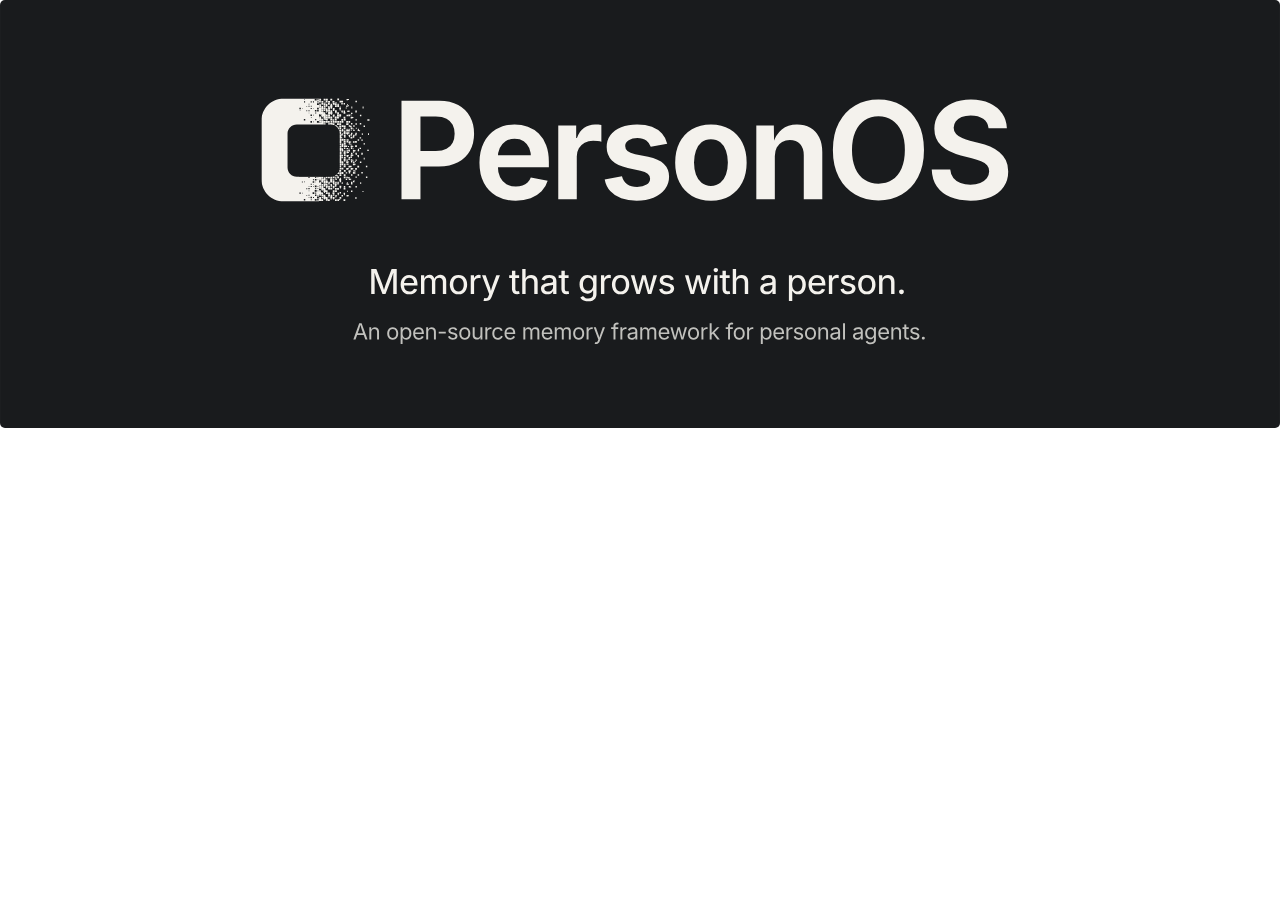
<file: docs/assets/banner/index.html>
<!doctype html>
<html lang="en">
<head>
  <meta charset="utf-8">
  <meta name="viewport" content="width=device-width, initial-scale=1">
  <title>PersonOS cover</title>
  <style>
    body { margin: 0; }
    #banner { display: block; width: 100%; height: auto; }
  </style>
</head>
<body>
  <picture>
    <source media="(max-width: 600px) and (prefers-color-scheme: dark)" srcset="../brand/readme-hero-mobile-dark.svg">
    <source media="(max-width: 600px)" srcset="../brand/readme-hero-mobile.svg">
    <source media="(prefers-color-scheme: dark)" srcset="../brand/readme-hero-dark.svg">
    <img id="banner" src="../brand/readme-hero.svg" alt="PersonOS — Long-term memory for personal agents">
  </picture>
</body>
</html>
</file>
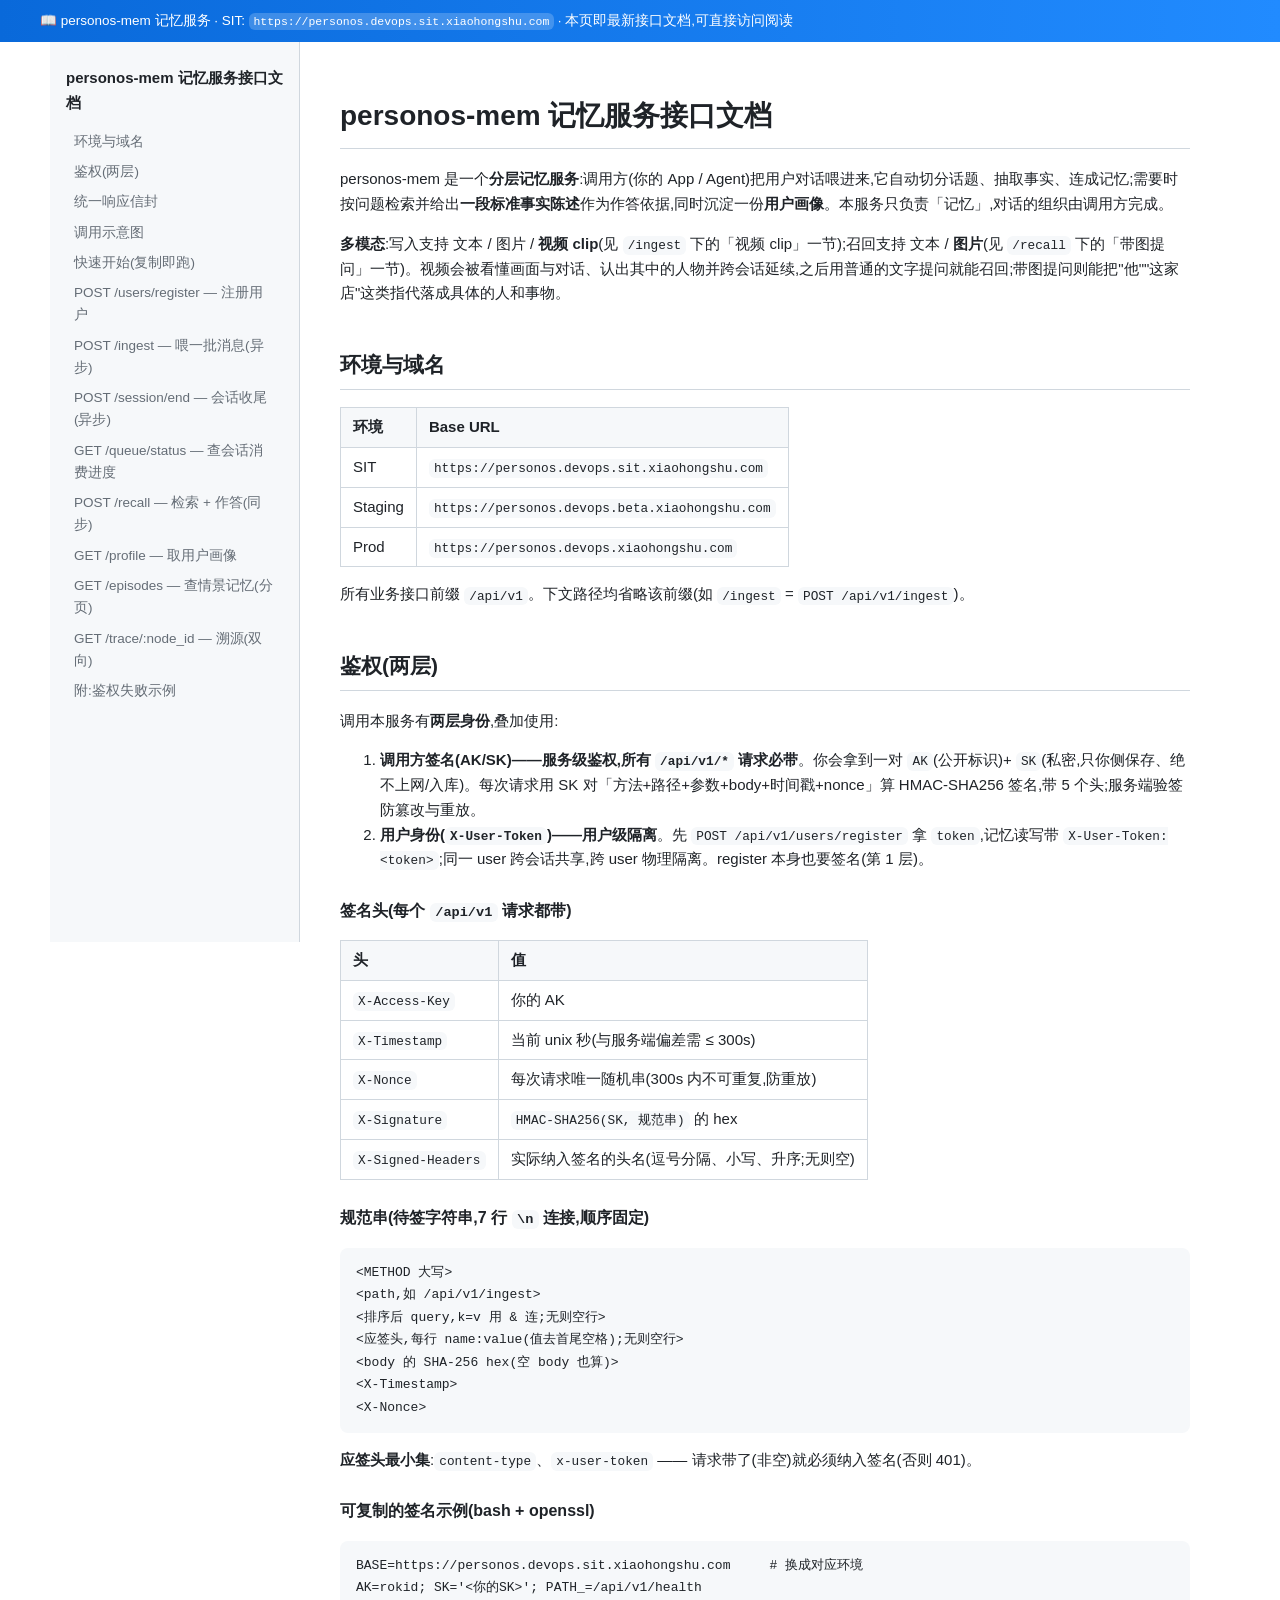
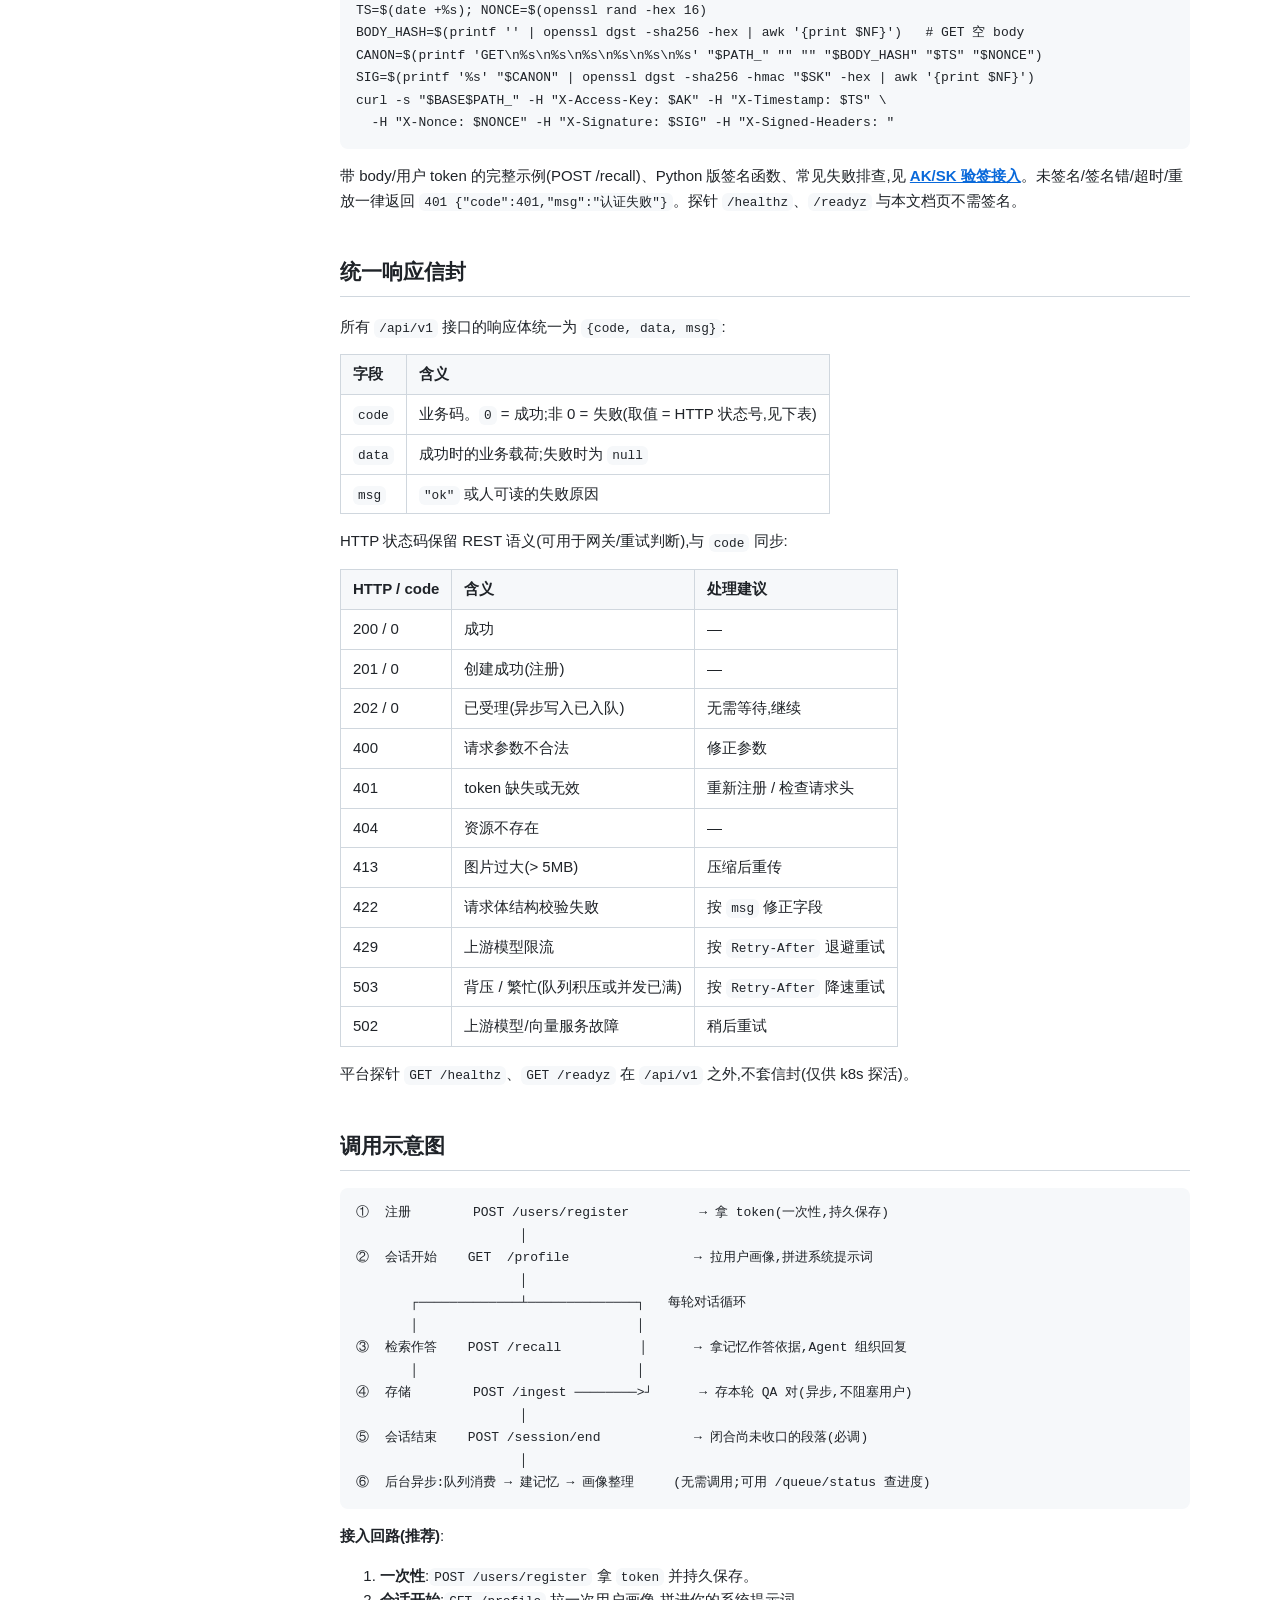
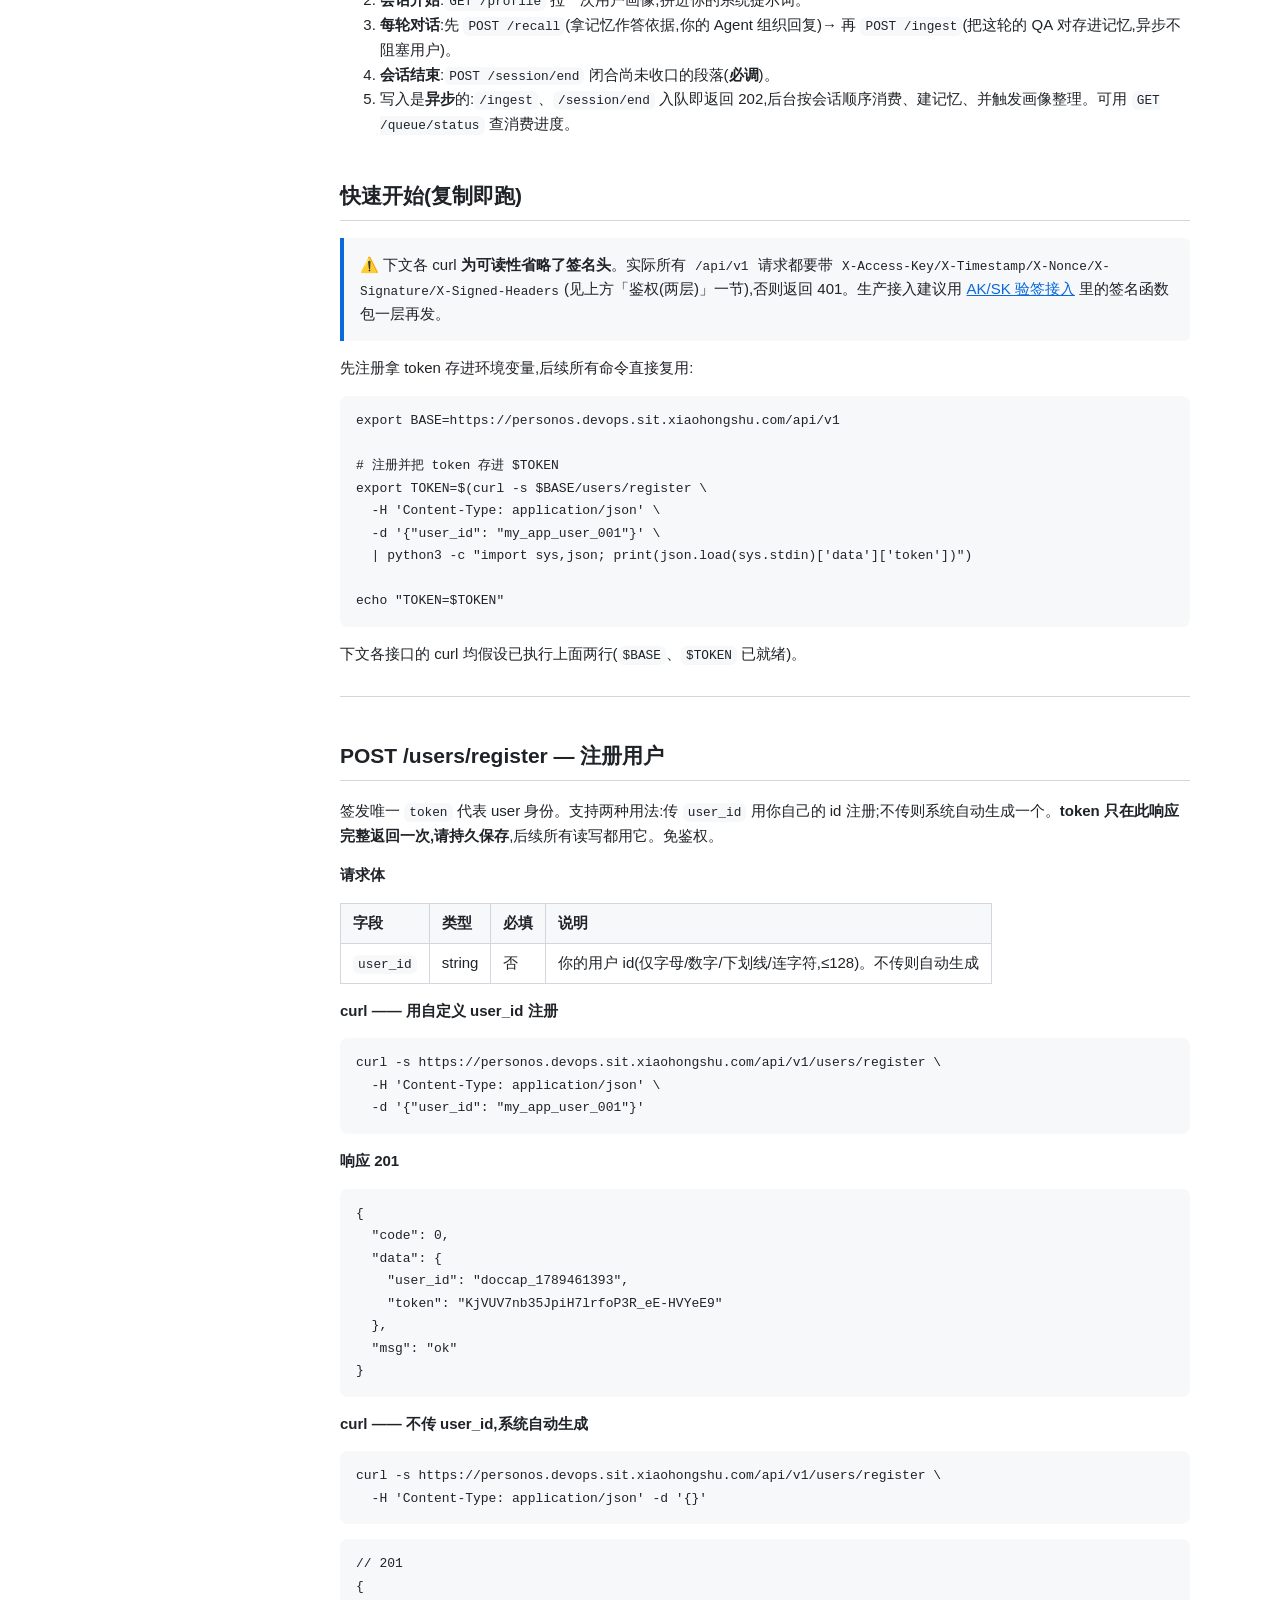
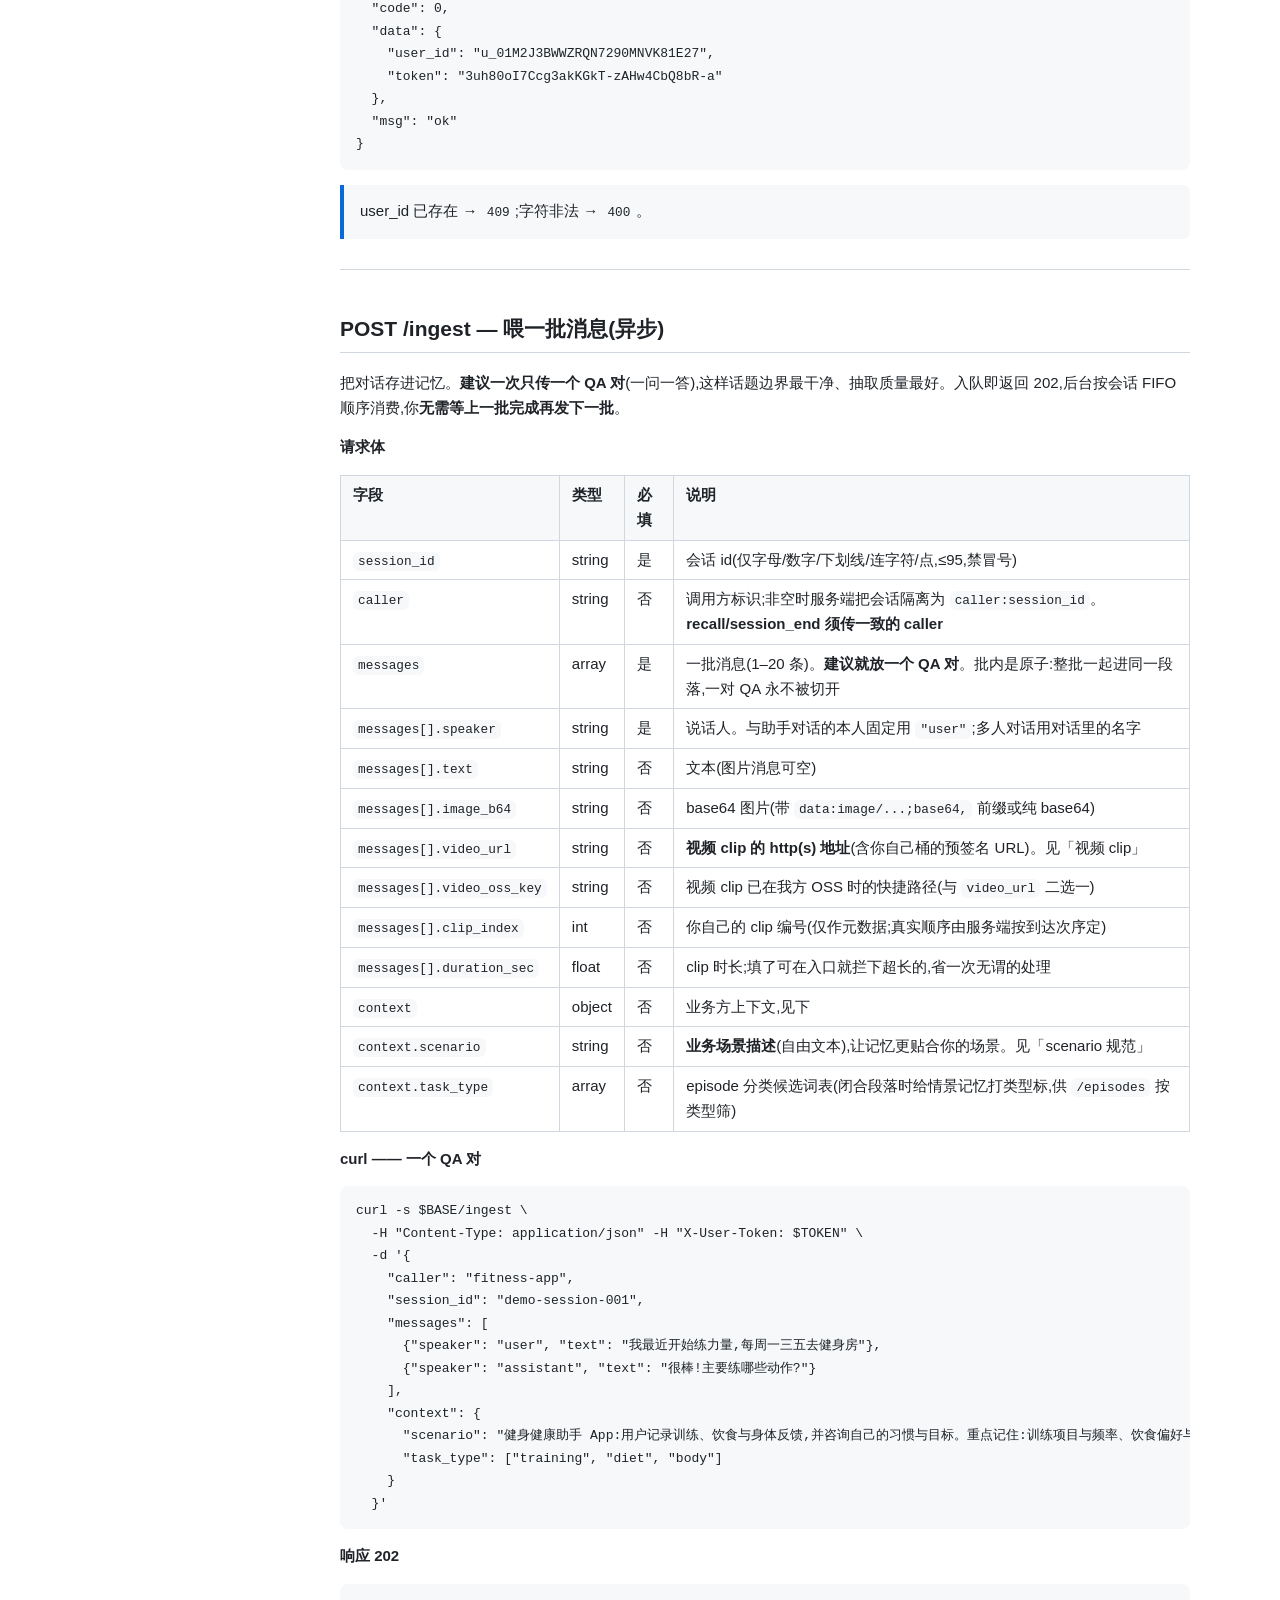
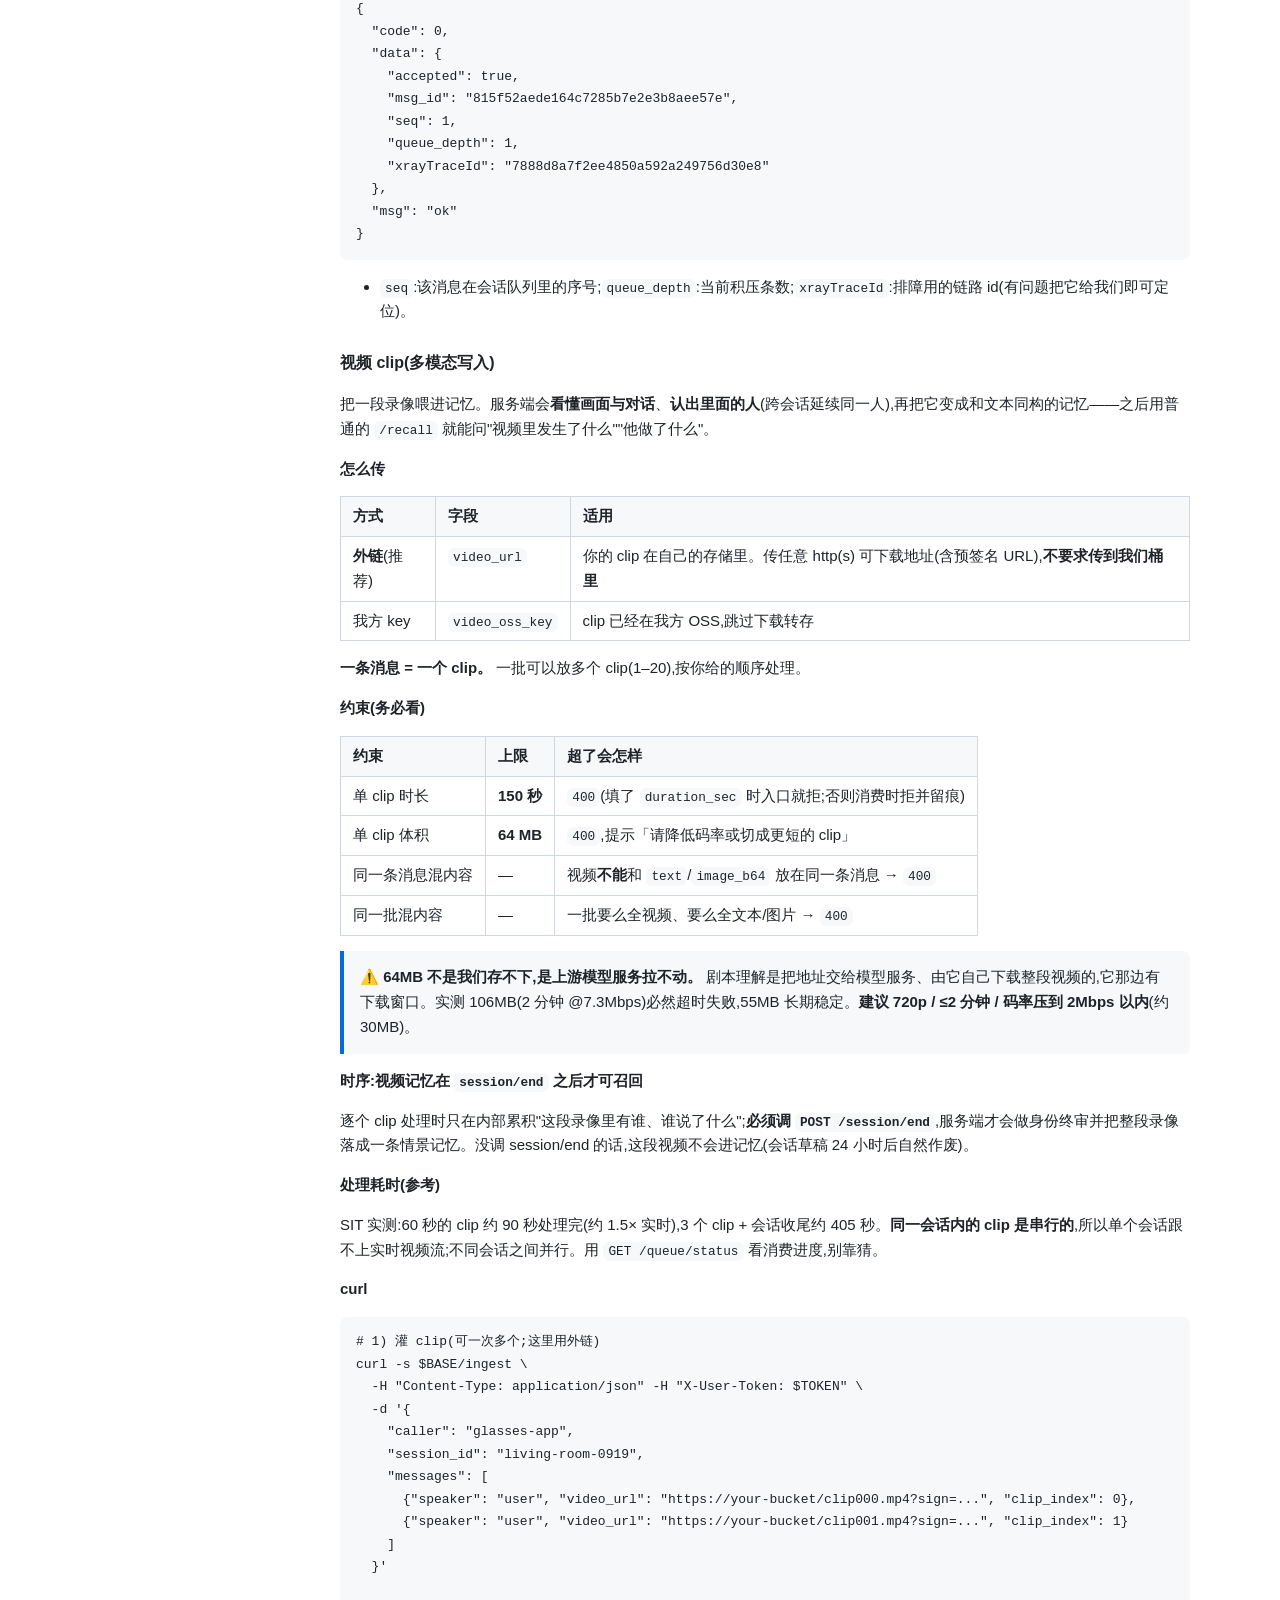
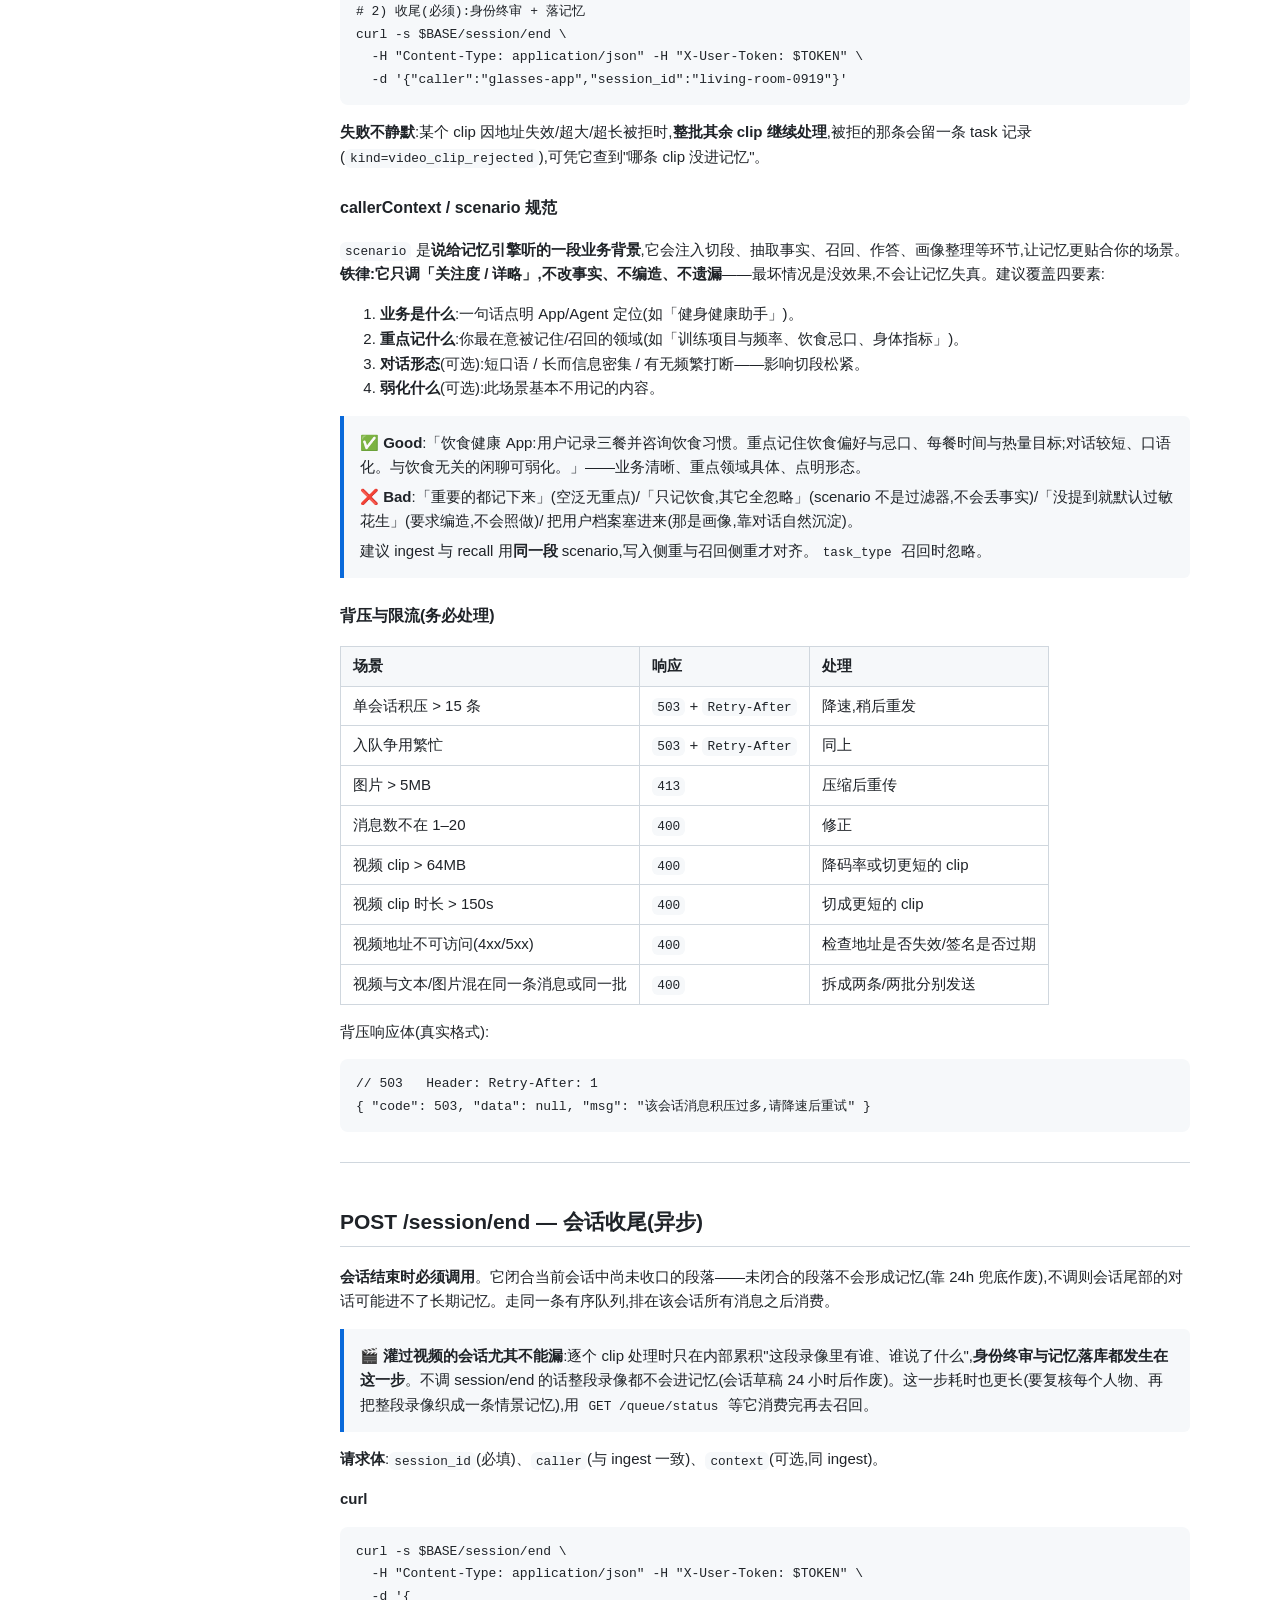
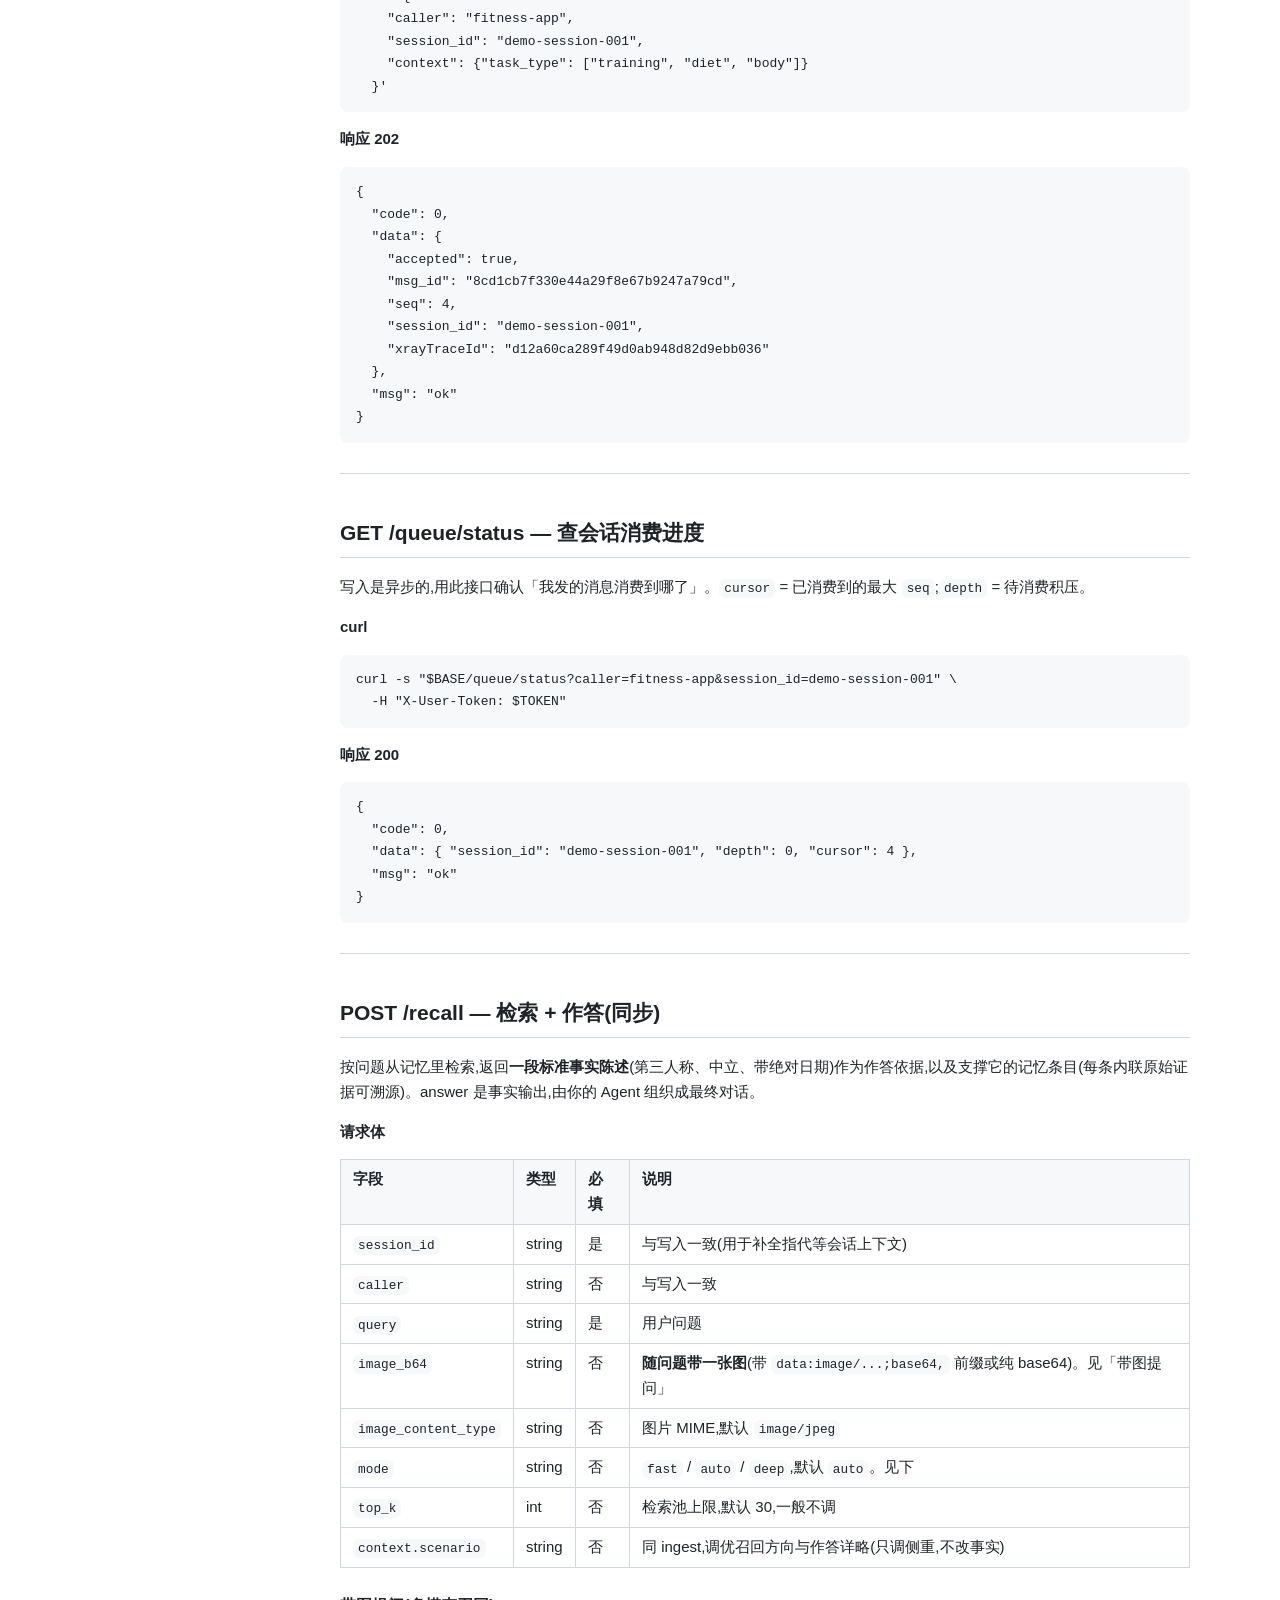
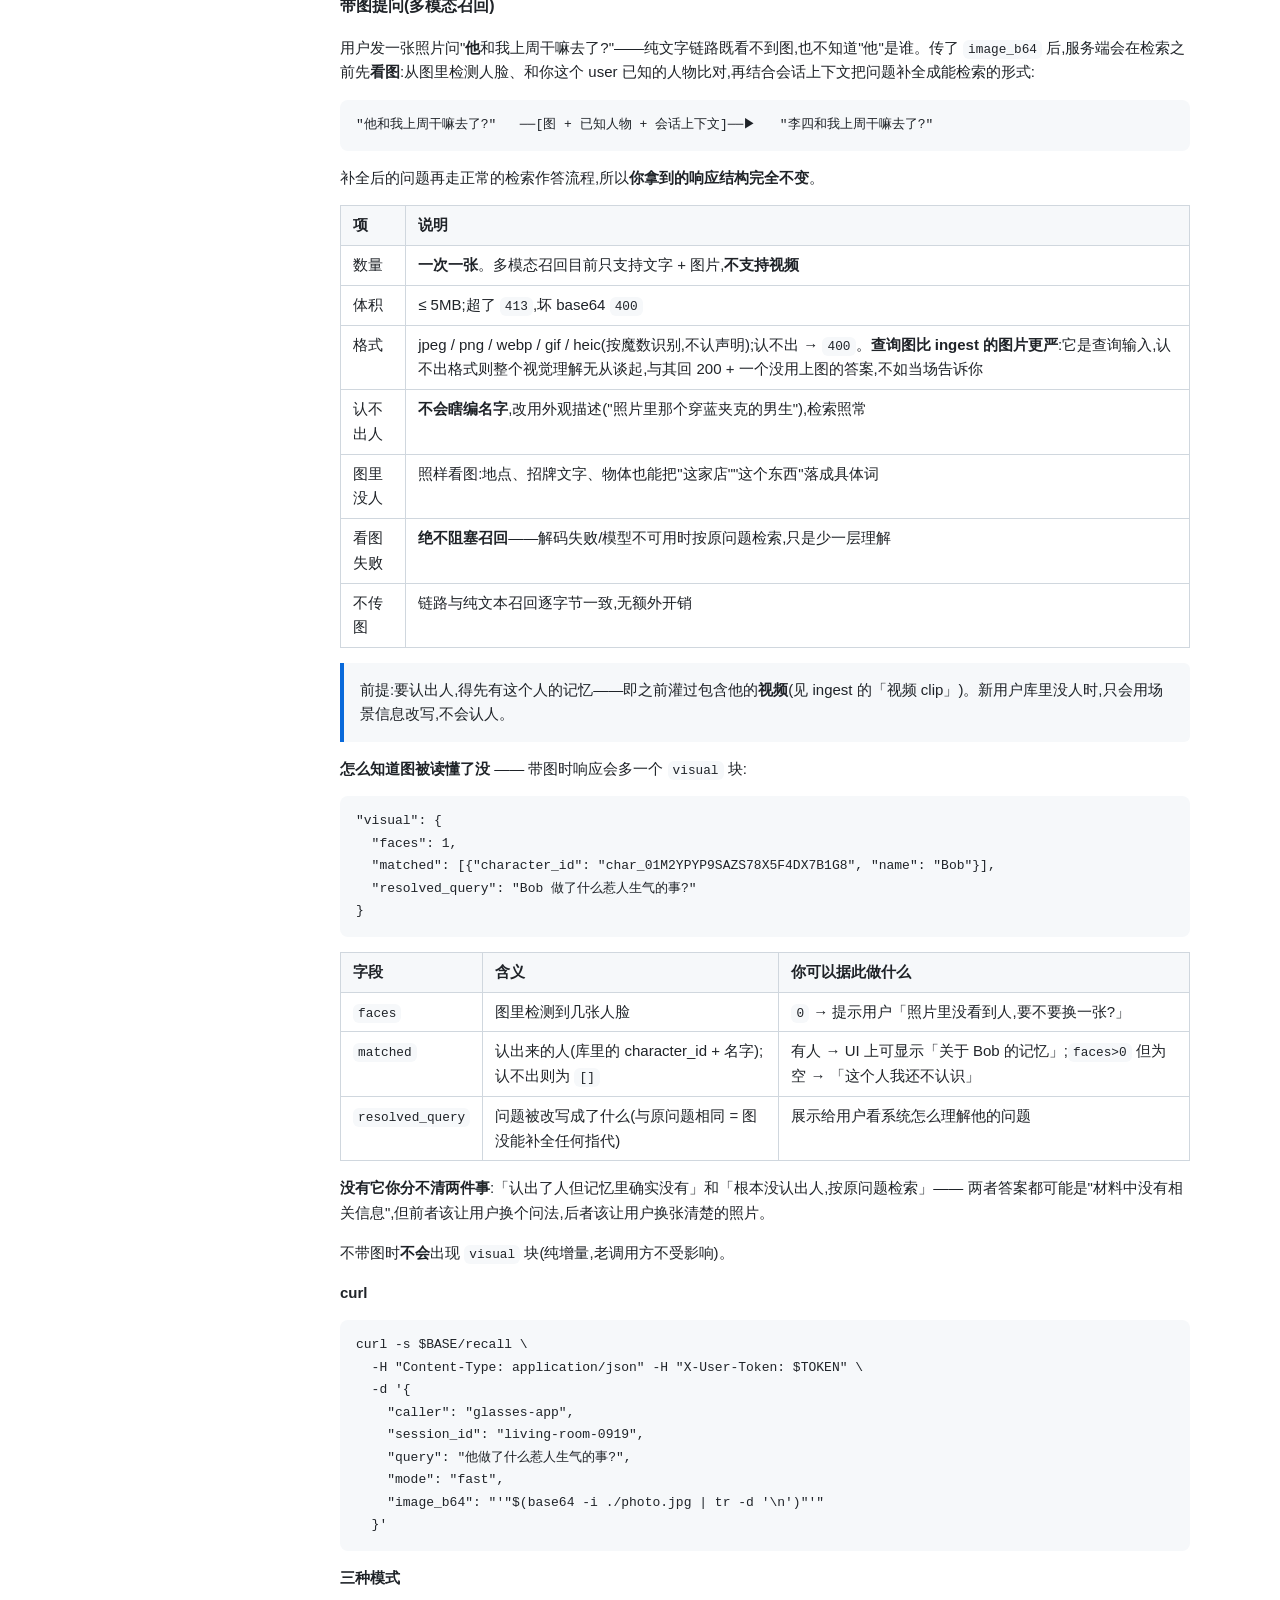
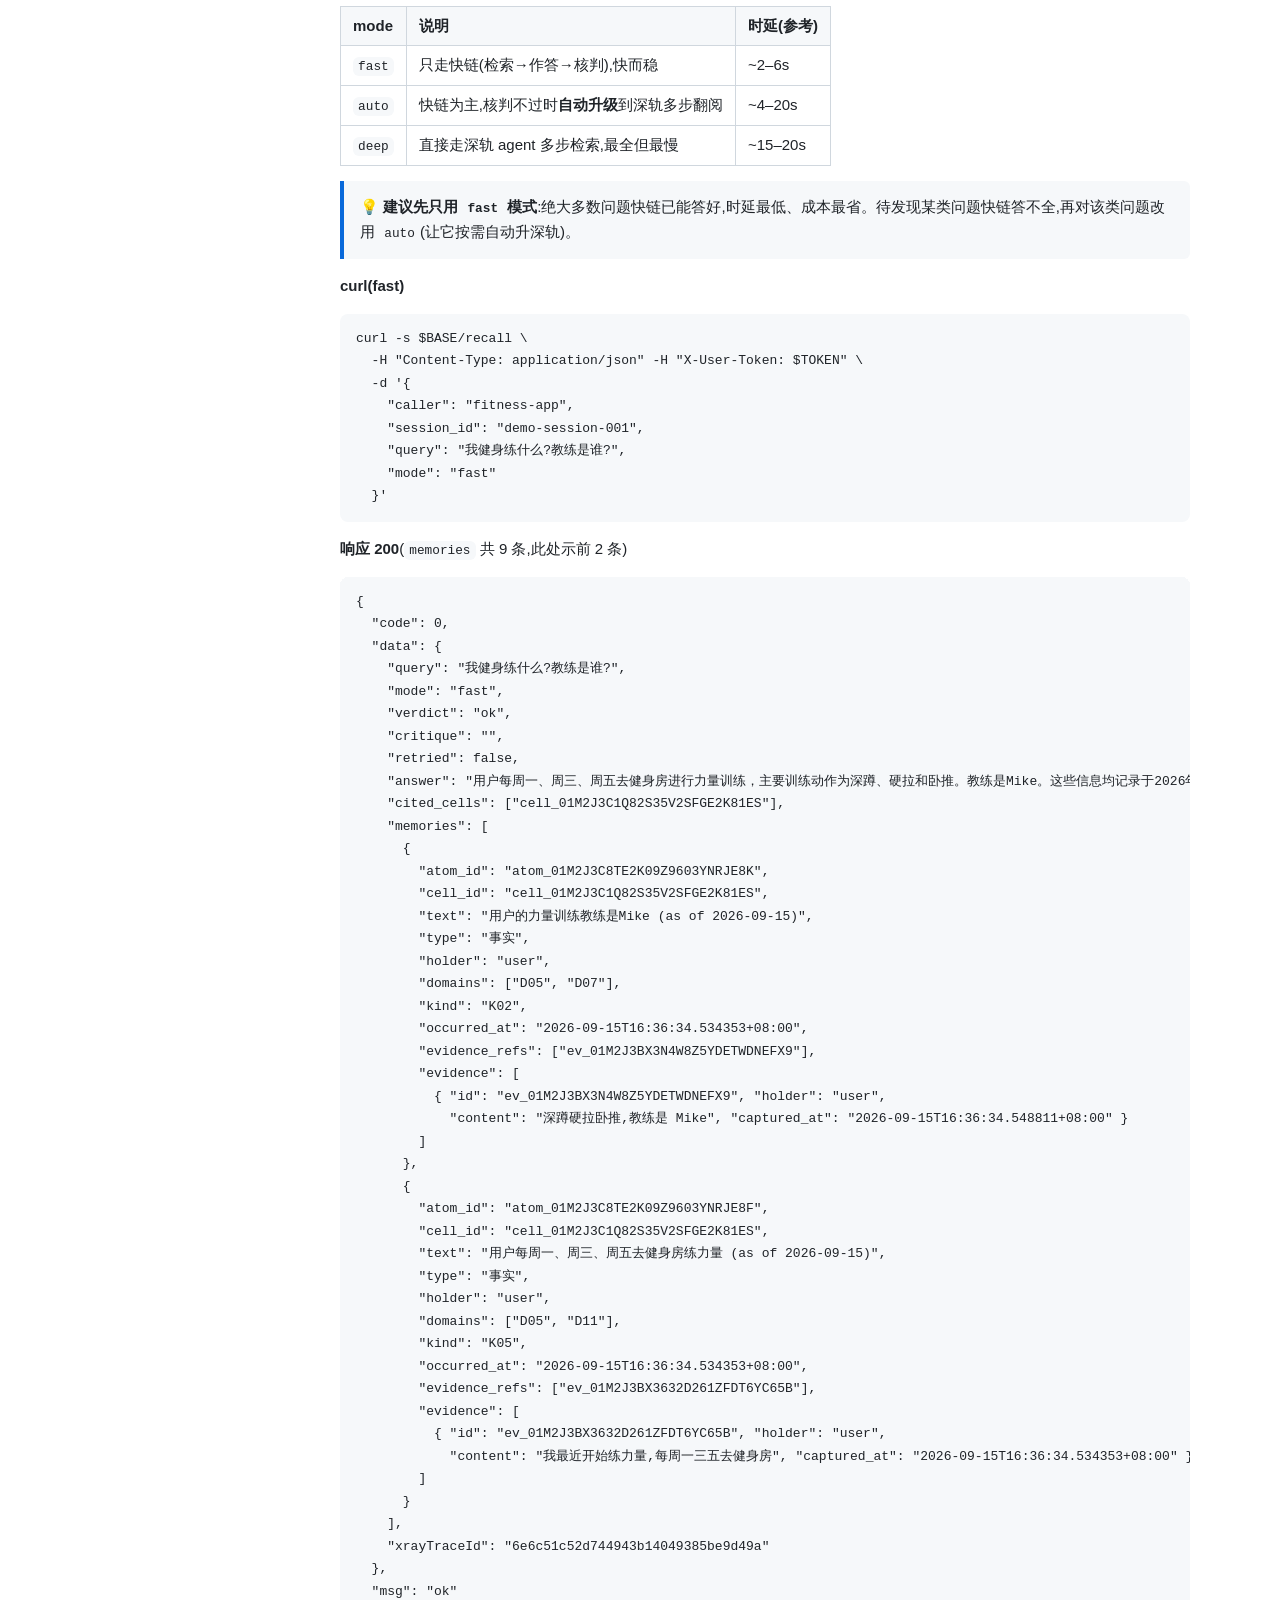
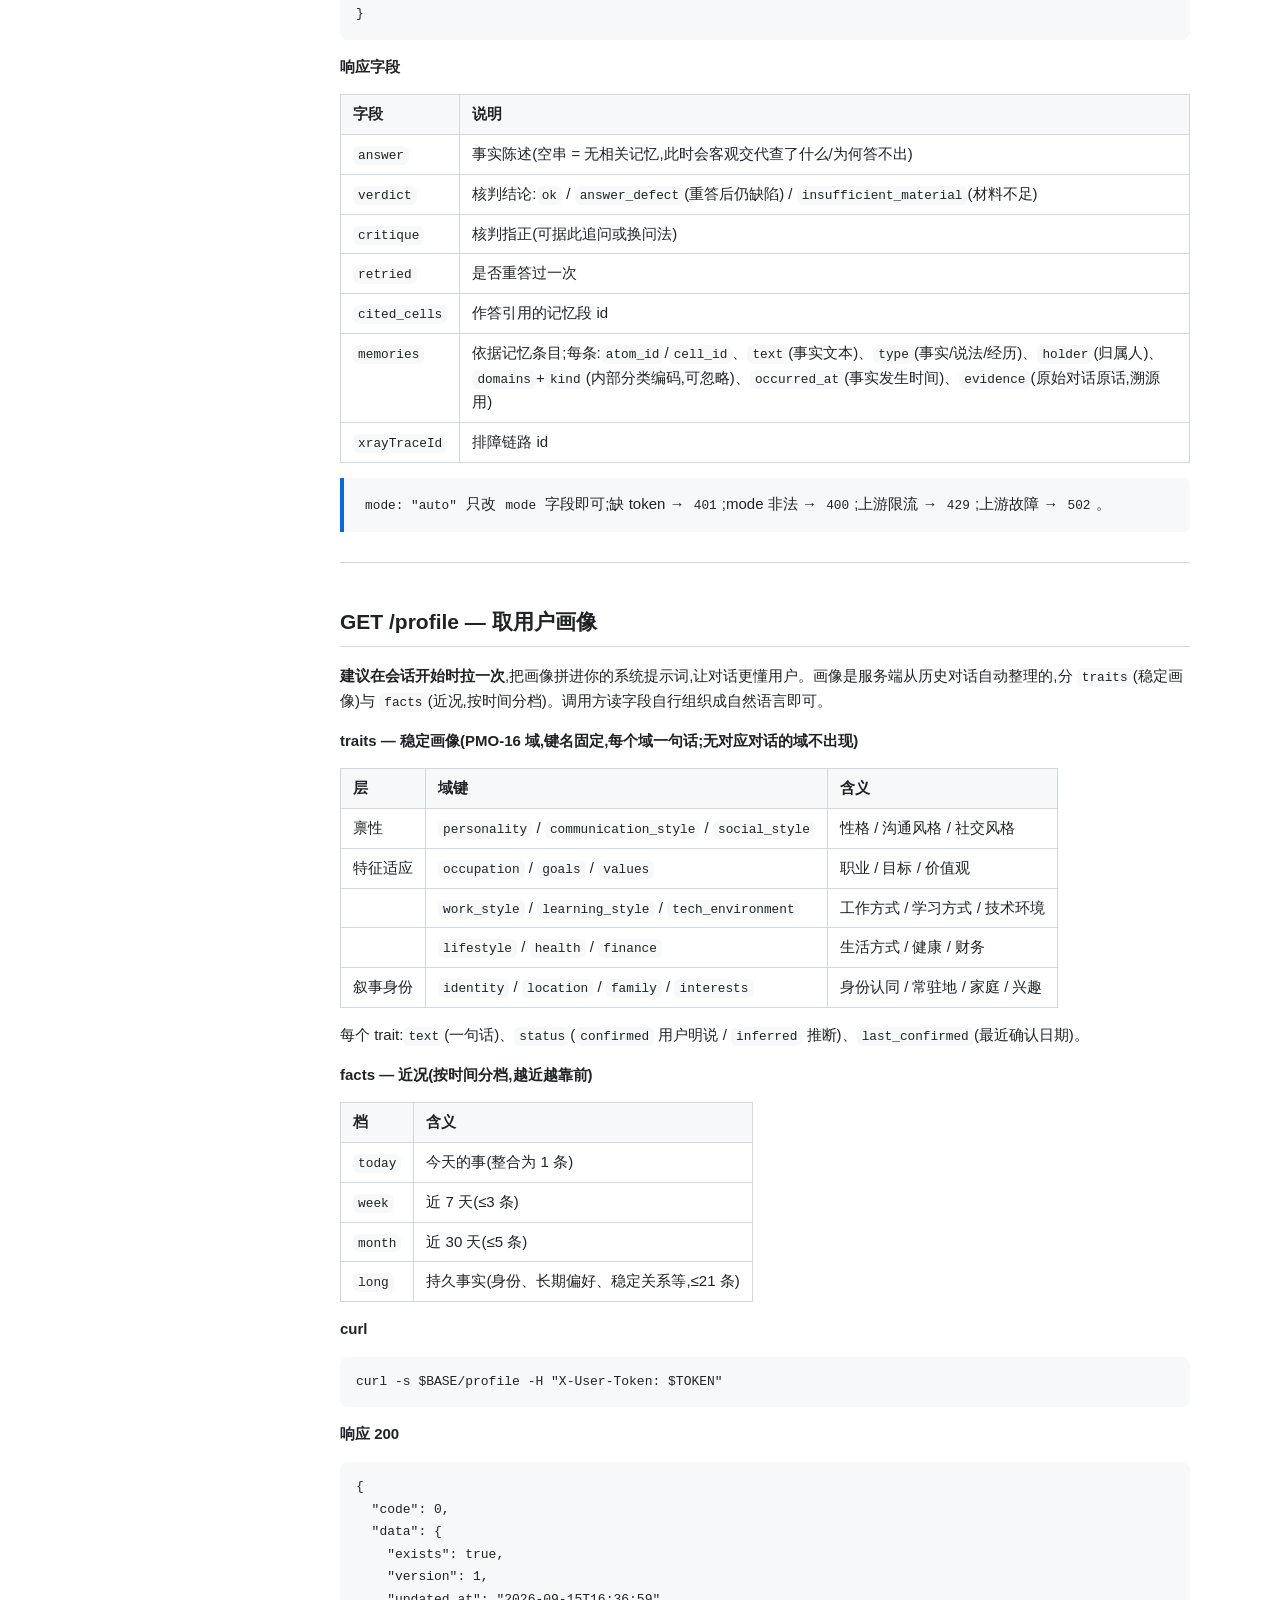
<file: personos/app/api_doc.html>
<!DOCTYPE html>
<html lang="zh-CN">
<head>
<meta charset="utf-8">
<meta name="viewport" content="width=device-width, initial-scale=1">
<title>personos-mem 记忆服务接口文档</title>
<style>
  :root { --fg:#1f2328; --muted:#656d76; --border:#d0d7de; --bg:#fff;
           --code-bg:#f6f8fa; --accent:#0969da; --sidebar:#f6f8fa; }
  * { box-sizing:border-box; }
  body { margin:0; color:var(--fg); background:var(--bg);
    font-family:-apple-system,BlinkMacSystemFont,"Segoe UI","PingFang SC","Hiragino Sans GB","Microsoft YaHei",sans-serif;
    line-height:1.65; font-size:15px; }
  .layout { display:flex; max-width:1180px; margin:0 auto; }
  nav.toc { width:250px; flex:none; padding:24px 16px; border-right:1px solid var(--border);
    height:100vh; position:sticky; top:0; overflow-y:auto; background:var(--sidebar); font-size:13.5px; }
  nav.toc .brand { font-weight:700; font-size:15px; margin-bottom:12px; color:var(--fg); }
  nav.toc ul { list-style:none; padding-left:0; margin:0; }
  nav.toc li { margin:2px 0; }
  nav.toc a { color:var(--muted); text-decoration:none; display:block; padding:3px 8px; border-radius:6px; }
  nav.toc a:hover { background:#eaeef2; color:var(--fg); }
  main { flex:1; min-width:0; padding:32px 40px 80px; }
  main h1 { font-size:28px; padding-bottom:.3em; border-bottom:1px solid var(--border); }
  main h2 { font-size:21px; margin-top:2em; padding-bottom:.3em; border-bottom:1px solid var(--border); scroll-margin-top:16px; }
  main h3 { font-size:16px; margin-top:1.6em; }
  code { background:var(--code-bg); padding:.15em .4em; border-radius:6px; font-size:85%;
    font-family:ui-monospace,SFMono-Regular,"SF Mono",Menlo,Consolas,monospace; }
  pre { background:var(--code-bg); padding:14px 16px; border-radius:8px; overflow-x:auto; line-height:1.5; }
  pre code { background:none; padding:0; font-size:13px; }
  table { border-collapse:collapse; width:100%; margin:1em 0; display:block; overflow-x:auto; }
  th,td { border:1px solid var(--border); padding:7px 12px; text-align:left; vertical-align:top; }
  th { background:var(--code-bg); font-weight:600; }
  blockquote { margin:1em 0; padding:10px 16px; border-left:4px solid var(--accent);
    background:#f6f8fa; border-radius:0 6px 6px 0; color:var(--fg); }
  blockquote p { margin:.3em 0; }
  a { color:var(--accent); }
  hr { border:none; border-top:1px solid var(--border); margin:2em 0; }
  .banner { background:linear-gradient(90deg,#0969da,#218bff); color:#fff; padding:10px 40px; font-size:13.5px; }
  .banner code { background:rgba(255,255,255,.2); color:#fff; }
  @media (max-width:820px) { nav.toc { display:none; } main { padding:20px; } }
</style>
</head>
<body>
<div class="banner">📖 personos-mem 记忆服务 · SIT: <code>https://personos.devops.sit.xiaohongshu.com</code> · 本页即最新接口文档,可直接访问阅读</div>
<div class="layout">
<nav class="toc"><div class="brand">personos-mem 记忆服务接口文档</div><div class="toc">
<ul>
<li><a href="#_1">环境与域名</a></li>
<li><a href="#_2">鉴权(两层)</a></li>
<li><a href="#_3">统一响应信封</a></li>
<li><a href="#_4">调用示意图</a></li>
<li><a href="#_5">快速开始(复制即跑)</a></li>
<li><a href="#post-usersregister">POST /users/register — 注册用户</a></li>
<li><a href="#post-ingest">POST /ingest — 喂一批消息(异步)</a></li>
<li><a href="#post-sessionend">POST /session/end — 会话收尾(异步)</a></li>
<li><a href="#get-queuestatus">GET /queue/status — 查会话消费进度</a></li>
<li><a href="#post-recall">POST /recall — 检索 + 作答(同步)</a></li>
<li><a href="#get-profile">GET /profile — 取用户画像</a></li>
<li><a href="#get-episodes">GET /episodes — 查情景记忆(分页)</a></li>
<li><a href="#get-tracenode_id">GET /trace/:node_id — 溯源(双向)</a></li>
<li><a href="#_8">附:鉴权失败示例</a></li>
</ul>
</div>
</nav>
<main><h1 id="personos-mem">personos-mem 记忆服务接口文档</h1>
<p>personos-mem 是一个<strong>分层记忆服务</strong>:调用方(你的 App / Agent)把用户对话喂进来,它自动切分话题、抽取事实、连成记忆;需要时按问题检索并给出<strong>一段标准事实陈述</strong>作为作答依据,同时沉淀一份<strong>用户画像</strong>。本服务只负责「记忆」,对话的组织由调用方完成。</p>
<p><strong>多模态</strong>:写入支持 文本 / 图片 / <strong>视频 clip</strong>(见 <code>/ingest</code> 下的「视频 clip」一节);召回支持 文本 / <strong>图片</strong>(见 <code>/recall</code> 下的「带图提问」一节)。视频会被看懂画面与对话、认出其中的人物并跨会话延续,之后用普通的文字提问就能召回;带图提问则能把"他""这家店"这类指代落成具体的人和事物。</p>
<h2 id="_1">环境与域名</h2>
<table>
<thead>
<tr>
<th>环境</th>
<th>Base URL</th>
</tr>
</thead>
<tbody>
<tr>
<td>SIT</td>
<td><code>https://personos.devops.sit.xiaohongshu.com</code></td>
</tr>
<tr>
<td>Staging</td>
<td><code>https://personos.devops.beta.xiaohongshu.com</code></td>
</tr>
<tr>
<td>Prod</td>
<td><code>https://personos.devops.xiaohongshu.com</code></td>
</tr>
</tbody>
</table>
<p>所有业务接口前缀 <code>/api/v1</code>。下文路径均省略该前缀(如 <code>/ingest</code> = <code>POST /api/v1/ingest</code>)。</p>
<h2 id="_2">鉴权(两层)</h2>
<p>调用本服务有<strong>两层身份</strong>,叠加使用:</p>
<ol>
<li><strong>调用方签名(AK/SK)——服务级鉴权,所有 <code>/api/v1/*</code> 请求必带</strong>。你会拿到一对 <code>AK</code>(公开标识)+ <code>SK</code>(私密,只你侧保存、绝不上网/入库)。每次请求用 SK 对「方法+路径+参数+body+时间戳+nonce」算 HMAC-SHA256 签名,带 5 个头;服务端验签防篡改与重放。</li>
<li><strong>用户身份(<code>X-User-Token</code>)——用户级隔离</strong>。先 <code>POST /api/v1/users/register</code> 拿 <code>token</code>,记忆读写带 <code>X-User-Token: &lt;token&gt;</code>;同一 user 跨会话共享,跨 user 物理隔离。register 本身也要签名(第 1 层)。</li>
</ol>
<h3 id="apiv1">签名头(每个 <code>/api/v1</code> 请求都带)</h3>
<table>
<thead>
<tr>
<th>头</th>
<th>值</th>
</tr>
</thead>
<tbody>
<tr>
<td><code>X-Access-Key</code></td>
<td>你的 AK</td>
</tr>
<tr>
<td><code>X-Timestamp</code></td>
<td>当前 unix 秒(与服务端偏差需 ≤ 300s)</td>
</tr>
<tr>
<td><code>X-Nonce</code></td>
<td>每次请求唯一随机串(300s 内不可重复,防重放)</td>
</tr>
<tr>
<td><code>X-Signature</code></td>
<td><code>HMAC-SHA256(SK, 规范串)</code> 的 hex</td>
</tr>
<tr>
<td><code>X-Signed-Headers</code></td>
<td>实际纳入签名的头名(逗号分隔、小写、升序;无则空)</td>
</tr>
</tbody>
</table>
<h3 id="7-n">规范串(待签字符串,7 行 <code>\n</code> 连接,顺序固定)</h3>
<pre><code>&lt;METHOD 大写&gt;
&lt;path,如 /api/v1/ingest&gt;
&lt;排序后 query,k=v 用 &amp; 连;无则空行&gt;
&lt;应签头,每行 name:value(值去首尾空格);无则空行&gt;
&lt;body 的 SHA-256 hex(空 body 也算)&gt;
&lt;X-Timestamp&gt;
&lt;X-Nonce&gt;
</code></pre>
<p><strong>应签头最小集</strong>:<code>content-type</code>、<code>x-user-token</code> —— 请求带了(非空)就必须纳入签名(否则 401)。</p>
<h3 id="bash-openssl">可复制的签名示例(bash + openssl)</h3>
<pre><code class="language-bash">BASE=https://personos.devops.sit.xiaohongshu.com     # 换成对应环境
AK=rokid; SK='&lt;你的SK&gt;'; PATH_=/api/v1/health
TS=$(date +%s); NONCE=$(openssl rand -hex 16)
BODY_HASH=$(printf '' | openssl dgst -sha256 -hex | awk '{print $NF}')   # GET 空 body
CANON=$(printf 'GET\n%s\n%s\n%s\n%s\n%s\n%s' &quot;$PATH_&quot; &quot;&quot; &quot;&quot; &quot;$BODY_HASH&quot; &quot;$TS&quot; &quot;$NONCE&quot;)
SIG=$(printf '%s' &quot;$CANON&quot; | openssl dgst -sha256 -hmac &quot;$SK&quot; -hex | awk '{print $NF}')
curl -s &quot;$BASE$PATH_&quot; -H &quot;X-Access-Key: $AK&quot; -H &quot;X-Timestamp: $TS&quot; \
  -H &quot;X-Nonce: $NONCE&quot; -H &quot;X-Signature: $SIG&quot; -H &quot;X-Signed-Headers: &quot;
</code></pre>
<p>带 body/用户 token 的完整示例(POST /recall)、Python 版签名函数、常见失败排查,见 <strong><a href="aksk-signing.md">AK/SK 验签接入</a></strong>。未签名/签名错/超时/重放一律返回 <code>401 {"code":401,"msg":"认证失败"}</code>。探针 <code>/healthz</code>、<code>/readyz</code> 与本文档页不需签名。</p>
<h2 id="_3">统一响应信封</h2>
<p>所有 <code>/api/v1</code> 接口的响应体统一为 <code>{code, data, msg}</code>:</p>
<table>
<thead>
<tr>
<th>字段</th>
<th>含义</th>
</tr>
</thead>
<tbody>
<tr>
<td><code>code</code></td>
<td>业务码。<code>0</code> = 成功;非 0 = 失败(取值 = HTTP 状态号,见下表)</td>
</tr>
<tr>
<td><code>data</code></td>
<td>成功时的业务载荷;失败时为 <code>null</code></td>
</tr>
<tr>
<td><code>msg</code></td>
<td><code>"ok"</code> 或人可读的失败原因</td>
</tr>
</tbody>
</table>
<p>HTTP 状态码保留 REST 语义(可用于网关/重试判断),与 <code>code</code> 同步:</p>
<table>
<thead>
<tr>
<th>HTTP / code</th>
<th>含义</th>
<th>处理建议</th>
</tr>
</thead>
<tbody>
<tr>
<td>200 / 0</td>
<td>成功</td>
<td>—</td>
</tr>
<tr>
<td>201 / 0</td>
<td>创建成功(注册)</td>
<td>—</td>
</tr>
<tr>
<td>202 / 0</td>
<td>已受理(异步写入已入队)</td>
<td>无需等待,继续</td>
</tr>
<tr>
<td>400</td>
<td>请求参数不合法</td>
<td>修正参数</td>
</tr>
<tr>
<td>401</td>
<td>token 缺失或无效</td>
<td>重新注册 / 检查请求头</td>
</tr>
<tr>
<td>404</td>
<td>资源不存在</td>
<td>—</td>
</tr>
<tr>
<td>413</td>
<td>图片过大(&gt; 5MB)</td>
<td>压缩后重传</td>
</tr>
<tr>
<td>422</td>
<td>请求体结构校验失败</td>
<td>按 <code>msg</code> 修正字段</td>
</tr>
<tr>
<td>429</td>
<td>上游模型限流</td>
<td>按 <code>Retry-After</code> 退避重试</td>
</tr>
<tr>
<td>503</td>
<td>背压 / 繁忙(队列积压或并发已满)</td>
<td>按 <code>Retry-After</code> 降速重试</td>
</tr>
<tr>
<td>502</td>
<td>上游模型/向量服务故障</td>
<td>稍后重试</td>
</tr>
</tbody>
</table>
<p>平台探针 <code>GET /healthz</code>、<code>GET /readyz</code> 在 <code>/api/v1</code> 之外,不套信封(仅供 k8s 探活)。</p>
<h2 id="_4">调用示意图</h2>
<pre><code class="language-text">①  注册        POST /users/register         → 拿 token(一次性,持久保存)
                     │
②  会话开始    GET  /profile                → 拉用户画像,拼进系统提示词
                     │
       ┌─────────────┴──────────────┐   每轮对话循环
       │                            │
③  检索作答    POST /recall          │      → 拿记忆作答依据,Agent 组织回复
       │                            │
④  存储        POST /ingest ────────&gt;┘      → 存本轮 QA 对(异步,不阻塞用户)
                     │
⑤  会话结束    POST /session/end            → 闭合尚未收口的段落(必调)
                     │
⑥  后台异步:队列消费 → 建记忆 → 画像整理     (无需调用;可用 /queue/status 查进度)
</code></pre>
<p><strong>接入回路(推荐)</strong>:</p>
<ol>
<li><strong>一次性</strong>:<code>POST /users/register</code> 拿 <code>token</code> 并持久保存。</li>
<li><strong>会话开始</strong>:<code>GET /profile</code> 拉一次用户画像,拼进你的系统提示词。</li>
<li><strong>每轮对话</strong>:先 <code>POST /recall</code>(拿记忆作答依据,你的 Agent 组织回复)→ 再 <code>POST /ingest</code>(把这轮的 QA 对存进记忆,异步不阻塞用户)。</li>
<li><strong>会话结束</strong>:<code>POST /session/end</code> 闭合尚未收口的段落(<strong>必调</strong>)。</li>
<li>写入是<strong>异步</strong>的:<code>/ingest</code>、<code>/session/end</code> 入队即返回 202,后台按会话顺序消费、建记忆、并触发画像整理。可用 <code>GET /queue/status</code> 查消费进度。</li>
</ol>
<h2 id="_5">快速开始(复制即跑)</h2>
<blockquote>
<p>⚠️ 下文各 curl <strong>为可读性省略了签名头</strong>。实际所有 <code>/api/v1</code> 请求都要带 <code>X-Access-Key/X-Timestamp/X-Nonce/X-Signature/X-Signed-Headers</code>(见上方「鉴权(两层)」一节),否则返回 401。生产接入建议用 <a href="aksk-signing.md">AK/SK 验签接入</a> 里的签名函数包一层再发。</p>
</blockquote>
<p>先注册拿 token 存进环境变量,后续所有命令直接复用:</p>
<pre><code class="language-bash">export BASE=https://personos.devops.sit.xiaohongshu.com/api/v1

# 注册并把 token 存进 $TOKEN
export TOKEN=$(curl -s $BASE/users/register \
  -H 'Content-Type: application/json' \
  -d '{&quot;user_id&quot;: &quot;my_app_user_001&quot;}' \
  | python3 -c &quot;import sys,json; print(json.load(sys.stdin)['data']['token'])&quot;)

echo &quot;TOKEN=$TOKEN&quot;
</code></pre>
<p>下文各接口的 curl 均假设已执行上面两行(<code>$BASE</code>、<code>$TOKEN</code> 已就绪)。</p>
<hr />
<h2 id="post-usersregister">POST /users/register — 注册用户</h2>
<p>签发唯一 <code>token</code> 代表 user 身份。支持两种用法:传 <code>user_id</code> 用你自己的 id 注册;不传则系统自动生成一个。<strong>token 只在此响应完整返回一次,请持久保存</strong>,后续所有读写都用它。免鉴权。</p>
<p><strong>请求体</strong></p>
<table>
<thead>
<tr>
<th>字段</th>
<th>类型</th>
<th>必填</th>
<th>说明</th>
</tr>
</thead>
<tbody>
<tr>
<td><code>user_id</code></td>
<td>string</td>
<td>否</td>
<td>你的用户 id(仅字母/数字/下划线/连字符,≤128)。不传则自动生成</td>
</tr>
</tbody>
</table>
<p><strong>curl —— 用自定义 user_id 注册</strong></p>
<pre><code class="language-bash">curl -s https://personos.devops.sit.xiaohongshu.com/api/v1/users/register \
  -H 'Content-Type: application/json' \
  -d '{&quot;user_id&quot;: &quot;my_app_user_001&quot;}'
</code></pre>
<p><strong>响应 201</strong></p>
<pre><code class="language-json">{
  &quot;code&quot;: 0,
  &quot;data&quot;: {
    &quot;user_id&quot;: &quot;doccap_1789461393&quot;,
    &quot;token&quot;: &quot;KjVUV7nb35JpiH7lrfoP3R_eE-HVYeE9&quot;
  },
  &quot;msg&quot;: &quot;ok&quot;
}
</code></pre>
<p><strong>curl —— 不传 user_id,系统自动生成</strong></p>
<pre><code class="language-bash">curl -s https://personos.devops.sit.xiaohongshu.com/api/v1/users/register \
  -H 'Content-Type: application/json' -d '{}'
</code></pre>
<pre><code class="language-json">// 201
{
  &quot;code&quot;: 0,
  &quot;data&quot;: {
    &quot;user_id&quot;: &quot;u_01M2J3BWWZRQN7290MNVK81E27&quot;,
    &quot;token&quot;: &quot;3uh80oI7Ccg3akKGkT-zAHw4CbQ8bR-a&quot;
  },
  &quot;msg&quot;: &quot;ok&quot;
}
</code></pre>
<blockquote>
<p>user_id 已存在 → <code>409</code>;字符非法 → <code>400</code>。</p>
</blockquote>
<hr />
<h2 id="post-ingest">POST /ingest — 喂一批消息(异步)</h2>
<p>把对话存进记忆。<strong>建议一次只传一个 QA 对</strong>(一问一答),这样话题边界最干净、抽取质量最好。入队即返回 202,后台按会话 FIFO 顺序消费,你<strong>无需等上一批完成再发下一批</strong>。</p>
<p><strong>请求体</strong></p>
<table>
<thead>
<tr>
<th>字段</th>
<th>类型</th>
<th>必填</th>
<th>说明</th>
</tr>
</thead>
<tbody>
<tr>
<td><code>session_id</code></td>
<td>string</td>
<td>是</td>
<td>会话 id(仅字母/数字/下划线/连字符/点,≤95,禁冒号)</td>
</tr>
<tr>
<td><code>caller</code></td>
<td>string</td>
<td>否</td>
<td>调用方标识;非空时服务端把会话隔离为 <code>caller:session_id</code>。<strong>recall/session_end 须传一致的 caller</strong></td>
</tr>
<tr>
<td><code>messages</code></td>
<td>array</td>
<td>是</td>
<td>一批消息(1–20 条)。<strong>建议就放一个 QA 对</strong>。批内是原子:整批一起进同一段落,一对 QA 永不被切开</td>
</tr>
<tr>
<td><code>messages[].speaker</code></td>
<td>string</td>
<td>是</td>
<td>说话人。与助手对话的本人固定用 <code>"user"</code>;多人对话用对话里的名字</td>
</tr>
<tr>
<td><code>messages[].text</code></td>
<td>string</td>
<td>否</td>
<td>文本(图片消息可空)</td>
</tr>
<tr>
<td><code>messages[].image_b64</code></td>
<td>string</td>
<td>否</td>
<td>base64 图片(带 <code>data:image/...;base64,</code> 前缀或纯 base64)</td>
</tr>
<tr>
<td><code>messages[].video_url</code></td>
<td>string</td>
<td>否</td>
<td><strong>视频 clip 的 http(s) 地址</strong>(含你自己桶的预签名 URL)。见「视频 clip」</td>
</tr>
<tr>
<td><code>messages[].video_oss_key</code></td>
<td>string</td>
<td>否</td>
<td>视频 clip 已在我方 OSS 时的快捷路径(与 <code>video_url</code> 二选一)</td>
</tr>
<tr>
<td><code>messages[].clip_index</code></td>
<td>int</td>
<td>否</td>
<td>你自己的 clip 编号(仅作元数据;真实顺序由服务端按到达次序定)</td>
</tr>
<tr>
<td><code>messages[].duration_sec</code></td>
<td>float</td>
<td>否</td>
<td>clip 时长;填了可在入口就拦下超长的,省一次无谓的处理</td>
</tr>
<tr>
<td><code>context</code></td>
<td>object</td>
<td>否</td>
<td>业务方上下文,见下</td>
</tr>
<tr>
<td><code>context.scenario</code></td>
<td>string</td>
<td>否</td>
<td><strong>业务场景描述</strong>(自由文本),让记忆更贴合你的场景。见「scenario 规范」</td>
</tr>
<tr>
<td><code>context.task_type</code></td>
<td>array</td>
<td>否</td>
<td>episode 分类候选词表(闭合段落时给情景记忆打类型标,供 <code>/episodes</code> 按类型筛)</td>
</tr>
</tbody>
</table>
<p><strong>curl —— 一个 QA 对</strong></p>
<pre><code class="language-bash">curl -s $BASE/ingest \
  -H &quot;Content-Type: application/json&quot; -H &quot;X-User-Token: $TOKEN&quot; \
  -d '{
    &quot;caller&quot;: &quot;fitness-app&quot;,
    &quot;session_id&quot;: &quot;demo-session-001&quot;,
    &quot;messages&quot;: [
      {&quot;speaker&quot;: &quot;user&quot;, &quot;text&quot;: &quot;我最近开始练力量,每周一三五去健身房&quot;},
      {&quot;speaker&quot;: &quot;assistant&quot;, &quot;text&quot;: &quot;很棒!主要练哪些动作?&quot;}
    ],
    &quot;context&quot;: {
      &quot;scenario&quot;: &quot;健身健康助手 App:用户记录训练、饮食与身体反馈,并咨询自己的习惯与目标。重点记住:训练项目与频率、饮食偏好与忌口、身体指标与目标;对话通常较短、口语化。&quot;,
      &quot;task_type&quot;: [&quot;training&quot;, &quot;diet&quot;, &quot;body&quot;]
    }
  }'
</code></pre>
<p><strong>响应 202</strong></p>
<pre><code class="language-json">{
  &quot;code&quot;: 0,
  &quot;data&quot;: {
    &quot;accepted&quot;: true,
    &quot;msg_id&quot;: &quot;815f52aede164c7285b7e2e3b8aee57e&quot;,
    &quot;seq&quot;: 1,
    &quot;queue_depth&quot;: 1,
    &quot;xrayTraceId&quot;: &quot;7888d8a7f2ee4850a592a249756d30e8&quot;
  },
  &quot;msg&quot;: &quot;ok&quot;
}
</code></pre>
<ul>
<li><code>seq</code>:该消息在会话队列里的序号;<code>queue_depth</code>:当前积压条数;<code>xrayTraceId</code>:排障用的链路 id(有问题把它给我们即可定位)。</li>
</ul>
<h3 id="clip">视频 clip(多模态写入)</h3>
<p>把一段录像喂进记忆。服务端会<strong>看懂画面与对话</strong>、<strong>认出里面的人</strong>(跨会话延续同一人),再把它变成和文本同构的记忆——之后用普通的 <code>/recall</code> 就能问"视频里发生了什么""他做了什么"。</p>
<p><strong>怎么传</strong></p>
<table>
<thead>
<tr>
<th>方式</th>
<th>字段</th>
<th>适用</th>
</tr>
</thead>
<tbody>
<tr>
<td><strong>外链</strong>(推荐)</td>
<td><code>video_url</code></td>
<td>你的 clip 在自己的存储里。传任意 http(s) 可下载地址(含预签名 URL),<strong>不要求传到我们桶里</strong></td>
</tr>
<tr>
<td>我方 key</td>
<td><code>video_oss_key</code></td>
<td>clip 已经在我方 OSS,跳过下载转存</td>
</tr>
</tbody>
</table>
<p><strong>一条消息 = 一个 clip。</strong> 一批可以放多个 clip(1–20),按你给的顺序处理。</p>
<p><strong>约束(务必看)</strong></p>
<table>
<thead>
<tr>
<th>约束</th>
<th>上限</th>
<th>超了会怎样</th>
</tr>
</thead>
<tbody>
<tr>
<td>单 clip 时长</td>
<td><strong>150 秒</strong></td>
<td><code>400</code>(填了 <code>duration_sec</code> 时入口就拒;否则消费时拒并留痕)</td>
</tr>
<tr>
<td>单 clip 体积</td>
<td><strong>64 MB</strong></td>
<td><code>400</code>,提示「请降低码率或切成更短的 clip」</td>
</tr>
<tr>
<td>同一条消息混内容</td>
<td>—</td>
<td>视频<strong>不能</strong>和 <code>text</code>/<code>image_b64</code> 放在同一条消息 → <code>400</code></td>
</tr>
<tr>
<td>同一批混内容</td>
<td>—</td>
<td>一批要么全视频、要么全文本/图片 → <code>400</code></td>
</tr>
</tbody>
</table>
<blockquote>
<p>⚠️ <strong>64MB 不是我们存不下,是上游模型服务拉不动。</strong> 剧本理解是把地址交给模型服务、由它自己下载整段视频的,它那边有下载窗口。实测 106MB(2 分钟 @7.3Mbps)必然超时失败,55MB 长期稳定。<strong>建议 720p / ≤2 分钟 / 码率压到 2Mbps 以内</strong>(约 30MB)。</p>
</blockquote>
<p><strong>时序:视频记忆在 <code>session/end</code> 之后才可召回</strong></p>
<p>逐个 clip 处理时只在内部累积"这段录像里有谁、谁说了什么";<strong>必须调 <code>POST /session/end</code></strong>,服务端才会做身份终审并把整段录像落成一条情景记忆。没调 session/end 的话,这段视频不会进记忆(会话草稿 24 小时后自然作废)。</p>
<p><strong>处理耗时(参考)</strong></p>
<p>SIT 实测:60 秒的 clip 约 90 秒处理完(约 1.5× 实时),3 个 clip + 会话收尾约 405 秒。<strong>同一会话内的 clip 是串行的</strong>,所以单个会话跟不上实时视频流;不同会话之间并行。用 <code>GET /queue/status</code> 看消费进度,别靠猜。</p>
<p><strong>curl</strong></p>
<pre><code class="language-bash"># 1) 灌 clip(可一次多个;这里用外链)
curl -s $BASE/ingest \
  -H &quot;Content-Type: application/json&quot; -H &quot;X-User-Token: $TOKEN&quot; \
  -d '{
    &quot;caller&quot;: &quot;glasses-app&quot;,
    &quot;session_id&quot;: &quot;living-room-0919&quot;,
    &quot;messages&quot;: [
      {&quot;speaker&quot;: &quot;user&quot;, &quot;video_url&quot;: &quot;https://your-bucket/clip000.mp4?sign=...&quot;, &quot;clip_index&quot;: 0},
      {&quot;speaker&quot;: &quot;user&quot;, &quot;video_url&quot;: &quot;https://your-bucket/clip001.mp4?sign=...&quot;, &quot;clip_index&quot;: 1}
    ]
  }'

# 2) 收尾(必须):身份终审 + 落记忆
curl -s $BASE/session/end \
  -H &quot;Content-Type: application/json&quot; -H &quot;X-User-Token: $TOKEN&quot; \
  -d '{&quot;caller&quot;:&quot;glasses-app&quot;,&quot;session_id&quot;:&quot;living-room-0919&quot;}'
</code></pre>
<p><strong>失败不静默</strong>:某个 clip 因地址失效/超大/超长被拒时,<strong>整批其余 clip 继续处理</strong>,被拒的那条会留一条 task 记录(<code>kind=video_clip_rejected</code>),可凭它查到"哪条 clip 没进记忆"。</p>
<h3 id="callercontext-scenario">callerContext / scenario 规范</h3>
<p><code>scenario</code> 是<strong>说给记忆引擎听的一段业务背景</strong>,它会注入切段、抽取事实、召回、作答、画像整理等环节,让记忆更贴合你的场景。<strong>铁律:它只调「关注度 / 详略」,不改事实、不编造、不遗漏</strong>——最坏情况是没效果,不会让记忆失真。建议覆盖四要素:</p>
<ol>
<li><strong>业务是什么</strong>:一句话点明 App/Agent 定位(如「健身健康助手」)。</li>
<li><strong>重点记什么</strong>:你最在意被记住/召回的领域(如「训练项目与频率、饮食忌口、身体指标」)。</li>
<li><strong>对话形态</strong>(可选):短口语 / 长而信息密集 / 有无频繁打断——影响切段松紧。</li>
<li><strong>弱化什么</strong>(可选):此场景基本不用记的内容。</li>
</ol>
<blockquote>
<p>✅ <strong>Good</strong>:「饮食健康 App:用户记录三餐并咨询饮食习惯。重点记住饮食偏好与忌口、每餐时间与热量目标;对话较短、口语化。与饮食无关的闲聊可弱化。」——业务清晰、重点领域具体、点明形态。</p>
<p>❌ <strong>Bad</strong>:「重要的都记下来」(空泛无重点)/「只记饮食,其它全忽略」(scenario 不是过滤器,不会丢事实)/「没提到就默认过敏花生」(要求编造,不会照做)/ 把用户档案塞进来(那是画像,靠对话自然沉淀)。</p>
<p>建议 ingest 与 recall 用<strong>同一段</strong> scenario,写入侧重与召回侧重才对齐。<code>task_type</code> 召回时忽略。</p>
</blockquote>
<h3 id="_6">背压与限流(务必处理)</h3>
<table>
<thead>
<tr>
<th>场景</th>
<th>响应</th>
<th>处理</th>
</tr>
</thead>
<tbody>
<tr>
<td>单会话积压 &gt; 15 条</td>
<td><code>503</code> + <code>Retry-After</code></td>
<td>降速,稍后重发</td>
</tr>
<tr>
<td>入队争用繁忙</td>
<td><code>503</code> + <code>Retry-After</code></td>
<td>同上</td>
</tr>
<tr>
<td>图片 &gt; 5MB</td>
<td><code>413</code></td>
<td>压缩后重传</td>
</tr>
<tr>
<td>消息数不在 1–20</td>
<td><code>400</code></td>
<td>修正</td>
</tr>
<tr>
<td>视频 clip &gt; 64MB</td>
<td><code>400</code></td>
<td>降码率或切更短的 clip</td>
</tr>
<tr>
<td>视频 clip 时长 &gt; 150s</td>
<td><code>400</code></td>
<td>切成更短的 clip</td>
</tr>
<tr>
<td>视频地址不可访问(4xx/5xx)</td>
<td><code>400</code></td>
<td>检查地址是否失效/签名是否过期</td>
</tr>
<tr>
<td>视频与文本/图片混在同一条消息或同一批</td>
<td><code>400</code></td>
<td>拆成两条/两批分别发送</td>
</tr>
</tbody>
</table>
<p>背压响应体(真实格式):</p>
<pre><code class="language-json">// 503   Header: Retry-After: 1
{ &quot;code&quot;: 503, &quot;data&quot;: null, &quot;msg&quot;: &quot;该会话消息积压过多,请降速后重试&quot; }
</code></pre>
<hr />
<h2 id="post-sessionend">POST /session/end — 会话收尾(异步)</h2>
<p><strong>会话结束时必须调用</strong>。它闭合当前会话中尚未收口的段落——未闭合的段落不会形成记忆(靠 24h 兜底作废),不调则会话尾部的对话可能进不了长期记忆。走同一条有序队列,排在该会话所有消息之后消费。</p>
<blockquote>
<p>🎬 <strong>灌过视频的会话尤其不能漏</strong>:逐个 clip 处理时只在内部累积"这段录像里有谁、谁说了什么",<strong>身份终审与记忆落库都发生在这一步</strong>。不调 session/end 的话整段录像都不会进记忆(会话草稿 24 小时后作废)。这一步耗时也更长(要复核每个人物、再把整段录像织成一条情景记忆),用 <code>GET /queue/status</code> 等它消费完再去召回。</p>
</blockquote>
<p><strong>请求体</strong>:<code>session_id</code>(必填)、<code>caller</code>(与 ingest 一致)、<code>context</code>(可选,同 ingest)。</p>
<p><strong>curl</strong></p>
<pre><code class="language-bash">curl -s $BASE/session/end \
  -H &quot;Content-Type: application/json&quot; -H &quot;X-User-Token: $TOKEN&quot; \
  -d '{
    &quot;caller&quot;: &quot;fitness-app&quot;,
    &quot;session_id&quot;: &quot;demo-session-001&quot;,
    &quot;context&quot;: {&quot;task_type&quot;: [&quot;training&quot;, &quot;diet&quot;, &quot;body&quot;]}
  }'
</code></pre>
<p><strong>响应 202</strong></p>
<pre><code class="language-json">{
  &quot;code&quot;: 0,
  &quot;data&quot;: {
    &quot;accepted&quot;: true,
    &quot;msg_id&quot;: &quot;8cd1cb7f330e44a29f8e67b9247a79cd&quot;,
    &quot;seq&quot;: 4,
    &quot;session_id&quot;: &quot;demo-session-001&quot;,
    &quot;xrayTraceId&quot;: &quot;d12a60ca289f49d0ab948d82d9ebb036&quot;
  },
  &quot;msg&quot;: &quot;ok&quot;
}
</code></pre>
<hr />
<h2 id="get-queuestatus">GET /queue/status — 查会话消费进度</h2>
<p>写入是异步的,用此接口确认「我发的消息消费到哪了」。<code>cursor</code> = 已消费到的最大 <code>seq</code>;<code>depth</code> = 待消费积压。</p>
<p><strong>curl</strong></p>
<pre><code class="language-bash">curl -s &quot;$BASE/queue/status?caller=fitness-app&amp;session_id=demo-session-001&quot; \
  -H &quot;X-User-Token: $TOKEN&quot;
</code></pre>
<p><strong>响应 200</strong></p>
<pre><code class="language-json">{
  &quot;code&quot;: 0,
  &quot;data&quot;: { &quot;session_id&quot;: &quot;demo-session-001&quot;, &quot;depth&quot;: 0, &quot;cursor&quot;: 4 },
  &quot;msg&quot;: &quot;ok&quot;
}
</code></pre>
<hr />
<h2 id="post-recall">POST /recall — 检索 + 作答(同步)</h2>
<p>按问题从记忆里检索,返回<strong>一段标准事实陈述</strong>(第三人称、中立、带绝对日期)作为作答依据,以及支撑它的记忆条目(每条内联原始证据可溯源)。answer 是事实输出,由你的 Agent 组织成最终对话。</p>
<p><strong>请求体</strong></p>
<table>
<thead>
<tr>
<th>字段</th>
<th>类型</th>
<th>必填</th>
<th>说明</th>
</tr>
</thead>
<tbody>
<tr>
<td><code>session_id</code></td>
<td>string</td>
<td>是</td>
<td>与写入一致(用于补全指代等会话上下文)</td>
</tr>
<tr>
<td><code>caller</code></td>
<td>string</td>
<td>否</td>
<td>与写入一致</td>
</tr>
<tr>
<td><code>query</code></td>
<td>string</td>
<td>是</td>
<td>用户问题</td>
</tr>
<tr>
<td><code>image_b64</code></td>
<td>string</td>
<td>否</td>
<td><strong>随问题带一张图</strong>(带 <code>data:image/...;base64,</code> 前缀或纯 base64)。见「带图提问」</td>
</tr>
<tr>
<td><code>image_content_type</code></td>
<td>string</td>
<td>否</td>
<td>图片 MIME,默认 <code>image/jpeg</code></td>
</tr>
<tr>
<td><code>mode</code></td>
<td>string</td>
<td>否</td>
<td><code>fast</code> / <code>auto</code> / <code>deep</code>,默认 <code>auto</code>。见下</td>
</tr>
<tr>
<td><code>top_k</code></td>
<td>int</td>
<td>否</td>
<td>检索池上限,默认 30,一般不调</td>
</tr>
<tr>
<td><code>context.scenario</code></td>
<td>string</td>
<td>否</td>
<td>同 ingest,调优召回方向与作答详略(只调侧重,不改事实)</td>
</tr>
</tbody>
</table>
<h3 id="_7">带图提问(多模态召回)</h3>
<p>用户发一张照片问"<strong>他</strong>和我上周干嘛去了?"——纯文字链路既看不到图,也不知道"他"是谁。传了 <code>image_b64</code> 后,服务端会在检索之前先<strong>看图</strong>:从图里检测人脸、和你这个 user 已知的人物比对,再结合会话上下文把问题补全成能检索的形式:</p>
<pre><code>&quot;他和我上周干嘛去了?&quot;   ──[图 + 已知人物 + 会话上下文]──▶   &quot;李四和我上周干嘛去了?&quot;
</code></pre>
<p>补全后的问题再走正常的检索作答流程,所以<strong>你拿到的响应结构完全不变</strong>。</p>
<table>
<thead>
<tr>
<th>项</th>
<th>说明</th>
</tr>
</thead>
<tbody>
<tr>
<td>数量</td>
<td><strong>一次一张</strong>。多模态召回目前只支持文字 + 图片,<strong>不支持视频</strong></td>
</tr>
<tr>
<td>体积</td>
<td>≤ 5MB;超了 <code>413</code>,坏 base64 <code>400</code></td>
</tr>
<tr>
<td>格式</td>
<td>jpeg / png / webp / gif / heic(按魔数识别,不认声明);认不出 → <code>400</code>。<strong>查询图比 ingest 的图片更严</strong>:它是查询输入,认不出格式则整个视觉理解无从谈起,与其回 200 + 一个没用上图的答案,不如当场告诉你</td>
</tr>
<tr>
<td>认不出人</td>
<td><strong>不会瞎编名字</strong>,改用外观描述("照片里那个穿蓝夹克的男生"),检索照常</td>
</tr>
<tr>
<td>图里没人</td>
<td>照样看图:地点、招牌文字、物体也能把"这家店""这个东西"落成具体词</td>
</tr>
<tr>
<td>看图失败</td>
<td><strong>绝不阻塞召回</strong>——解码失败/模型不可用时按原问题检索,只是少一层理解</td>
</tr>
<tr>
<td>不传图</td>
<td>链路与纯文本召回逐字节一致,无额外开销</td>
</tr>
</tbody>
</table>
<blockquote>
<p>前提:要认出人,得先有这个人的记忆——即之前灌过包含他的<strong>视频</strong>(见 ingest 的「视频 clip」)。新用户库里没人时,只会用场景信息改写,不会认人。</p>
</blockquote>
<p><strong>怎么知道图被读懂了没</strong> —— 带图时响应会多一个 <code>visual</code> 块:</p>
<pre><code class="language-json">&quot;visual&quot;: {
  &quot;faces&quot;: 1,
  &quot;matched&quot;: [{&quot;character_id&quot;: &quot;char_01M2YPYP9SAZS78X5F4DX7B1G8&quot;, &quot;name&quot;: &quot;Bob&quot;}],
  &quot;resolved_query&quot;: &quot;Bob 做了什么惹人生气的事?&quot;
}
</code></pre>
<table>
<thead>
<tr>
<th>字段</th>
<th>含义</th>
<th>你可以据此做什么</th>
</tr>
</thead>
<tbody>
<tr>
<td><code>faces</code></td>
<td>图里检测到几张人脸</td>
<td><code>0</code> → 提示用户「照片里没看到人,要不要换一张?」</td>
</tr>
<tr>
<td><code>matched</code></td>
<td>认出来的人(库里的 character_id + 名字);认不出则为 <code>[]</code></td>
<td>有人 → UI 上可显示「关于 Bob 的记忆」;<code>faces&gt;0</code> 但为空 → 「这个人我还不认识」</td>
</tr>
<tr>
<td><code>resolved_query</code></td>
<td>问题被改写成了什么(与原问题相同 = 图没能补全任何指代)</td>
<td>展示给用户看系统怎么理解他的问题</td>
</tr>
</tbody>
</table>
<p><strong>没有它你分不清两件事</strong>:「认出了人但记忆里确实没有」和「根本没认出人,按原问题检索」——
两者答案都可能是"材料中没有相关信息",但前者该让用户换个问法,后者该让用户换张清楚的照片。</p>
<p>不带图时<strong>不会</strong>出现 <code>visual</code> 块(纯增量,老调用方不受影响)。</p>
<p><strong>curl</strong></p>
<pre><code class="language-bash">curl -s $BASE/recall \
  -H &quot;Content-Type: application/json&quot; -H &quot;X-User-Token: $TOKEN&quot; \
  -d '{
    &quot;caller&quot;: &quot;glasses-app&quot;,
    &quot;session_id&quot;: &quot;living-room-0919&quot;,
    &quot;query&quot;: &quot;他做了什么惹人生气的事?&quot;,
    &quot;mode&quot;: &quot;fast&quot;,
    &quot;image_b64&quot;: &quot;'&quot;$(base64 -i ./photo.jpg | tr -d '\n')&quot;'&quot;
  }'
</code></pre>
<p><strong>三种模式</strong></p>
<table>
<thead>
<tr>
<th>mode</th>
<th>说明</th>
<th>时延(参考)</th>
</tr>
</thead>
<tbody>
<tr>
<td><code>fast</code></td>
<td>只走快链(检索→作答→核判),快而稳</td>
<td>~2–6s</td>
</tr>
<tr>
<td><code>auto</code></td>
<td>快链为主,核判不过时<strong>自动升级</strong>到深轨多步翻阅</td>
<td>~4–20s</td>
</tr>
<tr>
<td><code>deep</code></td>
<td>直接走深轨 agent 多步检索,最全但最慢</td>
<td>~15–20s</td>
</tr>
</tbody>
</table>
<blockquote>
<p>💡 <strong>建议先只用 <code>fast</code> 模式</strong>:绝大多数问题快链已能答好,时延最低、成本最省。待发现某类问题快链答不全,再对该类问题改用 <code>auto</code>(让它按需自动升深轨)。</p>
</blockquote>
<p><strong>curl(fast)</strong></p>
<pre><code class="language-bash">curl -s $BASE/recall \
  -H &quot;Content-Type: application/json&quot; -H &quot;X-User-Token: $TOKEN&quot; \
  -d '{
    &quot;caller&quot;: &quot;fitness-app&quot;,
    &quot;session_id&quot;: &quot;demo-session-001&quot;,
    &quot;query&quot;: &quot;我健身练什么?教练是谁?&quot;,
    &quot;mode&quot;: &quot;fast&quot;
  }'
</code></pre>
<p><strong>响应 200</strong>(<code>memories</code> 共 9 条,此处示前 2 条)</p>
<pre><code class="language-json">{
  &quot;code&quot;: 0,
  &quot;data&quot;: {
    &quot;query&quot;: &quot;我健身练什么?教练是谁?&quot;,
    &quot;mode&quot;: &quot;fast&quot;,
    &quot;verdict&quot;: &quot;ok&quot;,
    &quot;critique&quot;: &quot;&quot;,
    &quot;retried&quot;: false,
    &quot;answer&quot;: &quot;用户每周一、周三、周五去健身房进行力量训练，主要训练动作为深蹲、硬拉和卧推。教练是Mike。这些信息均记录于2026年9月15日。&quot;,
    &quot;cited_cells&quot;: [&quot;cell_01M2J3C1Q82S35V2SFGE2K81ES&quot;],
    &quot;memories&quot;: [
      {
        &quot;atom_id&quot;: &quot;atom_01M2J3C8TE2K09Z9603YNRJE8K&quot;,
        &quot;cell_id&quot;: &quot;cell_01M2J3C1Q82S35V2SFGE2K81ES&quot;,
        &quot;text&quot;: &quot;用户的力量训练教练是Mike (as of 2026-09-15)&quot;,
        &quot;type&quot;: &quot;事实&quot;,
        &quot;holder&quot;: &quot;user&quot;,
        &quot;domains&quot;: [&quot;D05&quot;, &quot;D07&quot;],
        &quot;kind&quot;: &quot;K02&quot;,
        &quot;occurred_at&quot;: &quot;2026-09-15T16:36:34.534353+08:00&quot;,
        &quot;evidence_refs&quot;: [&quot;ev_01M2J3BX3N4W8Z5YDETWDNEFX9&quot;],
        &quot;evidence&quot;: [
          { &quot;id&quot;: &quot;ev_01M2J3BX3N4W8Z5YDETWDNEFX9&quot;, &quot;holder&quot;: &quot;user&quot;,
            &quot;content&quot;: &quot;深蹲硬拉卧推,教练是 Mike&quot;, &quot;captured_at&quot;: &quot;2026-09-15T16:36:34.548811+08:00&quot; }
        ]
      },
      {
        &quot;atom_id&quot;: &quot;atom_01M2J3C8TE2K09Z9603YNRJE8F&quot;,
        &quot;cell_id&quot;: &quot;cell_01M2J3C1Q82S35V2SFGE2K81ES&quot;,
        &quot;text&quot;: &quot;用户每周一、周三、周五去健身房练力量 (as of 2026-09-15)&quot;,
        &quot;type&quot;: &quot;事实&quot;,
        &quot;holder&quot;: &quot;user&quot;,
        &quot;domains&quot;: [&quot;D05&quot;, &quot;D11&quot;],
        &quot;kind&quot;: &quot;K05&quot;,
        &quot;occurred_at&quot;: &quot;2026-09-15T16:36:34.534353+08:00&quot;,
        &quot;evidence_refs&quot;: [&quot;ev_01M2J3BX3632D261ZFDT6YC65B&quot;],
        &quot;evidence&quot;: [
          { &quot;id&quot;: &quot;ev_01M2J3BX3632D261ZFDT6YC65B&quot;, &quot;holder&quot;: &quot;user&quot;,
            &quot;content&quot;: &quot;我最近开始练力量,每周一三五去健身房&quot;, &quot;captured_at&quot;: &quot;2026-09-15T16:36:34.534353+08:00&quot; }
        ]
      }
    ],
    &quot;xrayTraceId&quot;: &quot;6e6c51c52d744943b14049385be9d49a&quot;
  },
  &quot;msg&quot;: &quot;ok&quot;
}
</code></pre>
<p><strong>响应字段</strong></p>
<table>
<thead>
<tr>
<th>字段</th>
<th>说明</th>
</tr>
</thead>
<tbody>
<tr>
<td><code>answer</code></td>
<td>事实陈述(空串 = 无相关记忆,此时会客观交代查了什么/为何答不出)</td>
</tr>
<tr>
<td><code>verdict</code></td>
<td>核判结论:<code>ok</code> / <code>answer_defect</code>(重答后仍缺陷) / <code>insufficient_material</code>(材料不足)</td>
</tr>
<tr>
<td><code>critique</code></td>
<td>核判指正(可据此追问或换问法)</td>
</tr>
<tr>
<td><code>retried</code></td>
<td>是否重答过一次</td>
</tr>
<tr>
<td><code>cited_cells</code></td>
<td>作答引用的记忆段 id</td>
</tr>
<tr>
<td><code>memories</code></td>
<td>依据记忆条目;每条:<code>atom_id</code>/<code>cell_id</code>、<code>text</code>(事实文本)、<code>type</code>(事实/说法/经历)、<code>holder</code>(归属人)、<code>domains</code>+<code>kind</code>(内部分类编码,可忽略)、<code>occurred_at</code>(事实发生时间)、<code>evidence</code>(原始对话原话,溯源用)</td>
</tr>
<tr>
<td><code>xrayTraceId</code></td>
<td>排障链路 id</td>
</tr>
</tbody>
</table>
<blockquote>
<p><code>mode: "auto"</code> 只改 <code>mode</code> 字段即可;缺 token → <code>401</code>;mode 非法 → <code>400</code>;上游限流 → <code>429</code>;上游故障 → <code>502</code>。</p>
</blockquote>
<hr />
<h2 id="get-profile">GET /profile — 取用户画像</h2>
<p><strong>建议在会话开始时拉一次</strong>,把画像拼进你的系统提示词,让对话更懂用户。画像是服务端从历史对话自动整理的,分 <code>traits</code>(稳定画像)与 <code>facts</code>(近况,按时间分档)。调用方读字段自行组织成自然语言即可。</p>
<p><strong>traits — 稳定画像(PMO-16 域,键名固定,每个域一句话;无对应对话的域不出现)</strong></p>
<table>
<thead>
<tr>
<th>层</th>
<th>域键</th>
<th>含义</th>
</tr>
</thead>
<tbody>
<tr>
<td>禀性</td>
<td><code>personality</code> / <code>communication_style</code> / <code>social_style</code></td>
<td>性格 / 沟通风格 / 社交风格</td>
</tr>
<tr>
<td>特征适应</td>
<td><code>occupation</code> / <code>goals</code> / <code>values</code></td>
<td>职业 / 目标 / 价值观</td>
</tr>
<tr>
<td></td>
<td><code>work_style</code> / <code>learning_style</code> / <code>tech_environment</code></td>
<td>工作方式 / 学习方式 / 技术环境</td>
</tr>
<tr>
<td></td>
<td><code>lifestyle</code> / <code>health</code> / <code>finance</code></td>
<td>生活方式 / 健康 / 财务</td>
</tr>
<tr>
<td>叙事身份</td>
<td><code>identity</code> / <code>location</code> / <code>family</code> / <code>interests</code></td>
<td>身份认同 / 常驻地 / 家庭 / 兴趣</td>
</tr>
</tbody>
</table>
<p>每个 trait:<code>text</code>(一句话)、<code>status</code>(<code>confirmed</code> 用户明说 / <code>inferred</code> 推断)、<code>last_confirmed</code>(最近确认日期)。</p>
<p><strong>facts — 近况(按时间分档,越近越靠前)</strong></p>
<table>
<thead>
<tr>
<th>档</th>
<th>含义</th>
</tr>
</thead>
<tbody>
<tr>
<td><code>today</code></td>
<td>今天的事(整合为 1 条)</td>
</tr>
<tr>
<td><code>week</code></td>
<td>近 7 天(≤3 条)</td>
</tr>
<tr>
<td><code>month</code></td>
<td>近 30 天(≤5 条)</td>
</tr>
<tr>
<td><code>long</code></td>
<td>持久事实(身份、长期偏好、稳定关系等,≤21 条)</td>
</tr>
</tbody>
</table>
<p><strong>curl</strong></p>
<pre><code class="language-bash">curl -s $BASE/profile -H &quot;X-User-Token: $TOKEN&quot;
</code></pre>
<p><strong>响应 200</strong></p>
<pre><code class="language-json">{
  &quot;code&quot;: 0,
  &quot;data&quot;: {
    &quot;exists&quot;: true,
    &quot;version&quot;: 1,
    &quot;updated_at&quot;: &quot;2026-09-15T16:36:59&quot;,
    &quot;traits&quot;: {
      &quot;health&quot;: {
        &quot;text&quot;: &quot;有乳糖不耐受，不能喝牛奶，平时喝燕麦奶作为替代饮品&quot;,
        &quot;status&quot;: &quot;confirmed&quot;, &quot;last_confirmed&quot;: &quot;2026-09-15&quot;
      },
      &quot;lifestyle&quot;: {
        &quot;text&quot;: &quot;每周一、周三、周五去健身房练力量，主要做深蹲、硬拉和卧推，教练是Mike&quot;,
        &quot;status&quot;: &quot;confirmed&quot;, &quot;last_confirmed&quot;: &quot;2026-09-15&quot;
      }
    },
    &quot;facts&quot;: {
      &quot;today&quot;: [
        { &quot;text&quot;: &quot;2026年9月15日告知自己最近开始练力量，每周一三五去健身房做深蹲、硬拉和卧推，教练是Mike；并告知有乳糖不耐受，不能喝牛奶，平时喝燕麦奶&quot;,
          &quot;last_confirmed&quot;: &quot;2026-09-15&quot; }
      ],
      &quot;week&quot;: [], &quot;month&quot;: [], &quot;long&quot;: []
    }
  },
  &quot;msg&quot;: &quot;ok&quot;
}
</code></pre>
<blockquote>
<p>新用户尚无画像 → <code>data.exists = false</code>(非错误,<code>200</code>)。画像是<strong>异步</strong>整理的,ingest 后需要几秒到十几秒才更新。</p>
</blockquote>
<hr />
<h2 id="get-episodes">GET /episodes — 查情景记忆(分页)</h2>
<p>按 <code>task_type</code> + 时间等条件查询最近会话的<strong>情景记忆</strong>(每段一条叙事)。<strong>按会话时间倒序</strong>(最近在前),分页返回。适合做「最近聊了什么」的回顾。</p>
<p><strong>Query 参数</strong></p>
<table>
<thead>
<tr>
<th>参数</th>
<th>类型</th>
<th>必填</th>
<th>说明</th>
</tr>
</thead>
<tbody>
<tr>
<td><code>episode_type</code></td>
<td>string</td>
<td>否</td>
<td>按类型筛(取值来自你 ingest 时传的 <code>task_type</code>);不传=全部</td>
</tr>
<tr>
<td><code>start</code> / <code>end</code></td>
<td>string(ISO)</td>
<td>否</td>
<td>按段落起始时间过滤(含端点)</td>
</tr>
<tr>
<td><code>page</code></td>
<td>int</td>
<td>否</td>
<td>页码,默认 1</td>
</tr>
<tr>
<td><code>page_size</code></td>
<td>int</td>
<td>否</td>
<td>每页条数,默认 20,上限 100</td>
</tr>
</tbody>
</table>
<p>每条 episode:<code>memcell_id</code>、<code>session_id</code>、<code>start_time</code>/<code>end_time</code>、<code>topic</code>(一句话主题)、<code>episode</code>(段落叙事)、<code>episode_type</code>(分类)。</p>
<p><strong>curl —— 全量(时间倒序)</strong></p>
<pre><code class="language-bash">curl -s &quot;$BASE/episodes?page=1&amp;page_size=20&quot; -H &quot;X-User-Token: $TOKEN&quot;
</code></pre>
<p><strong>curl —— 按类型过滤</strong></p>
<pre><code class="language-bash">curl -s &quot;$BASE/episodes?episode_type=training&quot; -H &quot;X-User-Token: $TOKEN&quot;
</code></pre>
<p><strong>响应 200</strong></p>
<pre><code class="language-json">{
  &quot;code&quot;: 0,
  &quot;data&quot;: {
    &quot;items&quot;: [
      {
        &quot;memcell_id&quot;: &quot;cell_01M2J3CCPCEM9VVR57XYE260CM&quot;,
        &quot;session_id&quot;: &quot;fitness-app:demo-session-001&quot;,
        &quot;start_time&quot;: &quot;2026-09-15T16:36:35.659716+08:00&quot;,
        &quot;end_time&quot;: &quot;2026-09-15T16:36:35.659716+08:00&quot;,
        &quot;topic&quot;: &quot;用户告知自己有乳糖不耐受,不能喝牛奶,平时喝燕麦奶&quot;,
        &quot;episode&quot;: &quot;2026年9月15日16:36,用户告知助手自己有乳糖不耐受,不能喝牛奶,平时以燕麦奶作为替代饮品。&quot;,
        &quot;episode_type&quot;: &quot;diet&quot;
      },
      {
        &quot;memcell_id&quot;: &quot;cell_01M2J3C1Q82S35V2SFGE2K81ES&quot;,
        &quot;session_id&quot;: &quot;fitness-app:demo-session-001&quot;,
        &quot;start_time&quot;: &quot;2026-09-15T16:36:34.534353+08:00&quot;,
        &quot;end_time&quot;: &quot;2026-09-15T16:36:34.548811+08:00&quot;,
        &quot;topic&quot;: &quot;用户每周一三五去健身房练深蹲、硬拉和卧推，教练是Mike&quot;,
        &quot;episode&quot;: &quot;2026年9月15日，用户告诉助手，自己最近开始练力量，每周一、周三、周五去健身房。主要训练动作为深蹲、硬拉和卧推，教练是Mike。&quot;,
        &quot;episode_type&quot;: &quot;training&quot;
      }
    ],
    &quot;total&quot;: 2, &quot;page&quot;: 1, &quot;page_size&quot;: 20
  },
  &quot;msg&quot;: &quot;ok&quot;
}
</code></pre>
<hr />
<h2 id="get-tracenode_id">GET /trace/:node_id — 溯源(双向)</h2>
<p>按 id 溯源,只在本 user 记忆内。传 <code>atom_id</code> → 正向:记忆全文 + 归属 + 下钻到原始证据(当时的对话原话);传 <code>evidence_id</code> → 反向:证据原文 + 被哪些记忆引用。都查不到 → <code>404</code>。</p>
<p><strong>curl</strong></p>
<pre><code class="language-bash">curl -s $BASE/trace/atom_01M2J3C8TE2K09Z9603YNRJE8K -H &quot;X-User-Token: $TOKEN&quot;
</code></pre>
<p><strong>响应 200</strong></p>
<pre><code class="language-json">{
  &quot;code&quot;: 0,
  &quot;data&quot;: {
    &quot;node&quot;: &quot;memory&quot;,
    &quot;atom_id&quot;: &quot;atom_01M2J3C8TE2K09Z9603YNRJE8K&quot;,
    &quot;text&quot;: &quot;用户的力量训练教练是Mike (as of 2026-09-15)&quot;,
    &quot;cell_id&quot;: &quot;cell_01M2J3C1Q82S35V2SFGE2K81ES&quot;,
    &quot;object_type&quot;: &quot;fact&quot;, &quot;holder&quot;: &quot;user&quot;,
    &quot;domains&quot;: [&quot;D05&quot;, &quot;D07&quot;], &quot;kind&quot;: &quot;K02&quot;,
    &quot;evidence&quot;: [
      { &quot;id&quot;: &quot;ev_01M2J3BX3N4W8Z5YDETWDNEFX9&quot;, &quot;holder&quot;: &quot;user&quot;,
        &quot;content&quot;: &quot;深蹲硬拉卧推,教练是 Mike&quot;, &quot;captured_at&quot;: &quot;2026-09-15T16:36:34.548811+08:00&quot; }
    ],
    &quot;evidence_count&quot;: 1
  },
  &quot;msg&quot;: &quot;ok&quot;
}
</code></pre>
<hr />
<h2 id="_8">附:鉴权失败示例</h2>
<p>未带 <code>X-User-Token</code> 请求任意业务接口:</p>
<pre><code class="language-bash">curl -s $BASE/recall -H &quot;Content-Type: application/json&quot; \
  -d '{&quot;session_id&quot;: &quot;demo-session-001&quot;, &quot;query&quot;: &quot;x&quot;}'
</code></pre>
<pre><code class="language-json">// 401
{ &quot;code&quot;: 401, &quot;data&quot;: null, &quot;msg&quot;: &quot;X-User-Token 缺失或无效,请先 POST /api/v1/users/register&quot; }
</code></pre></main>
</div>
</body>
</html>
</file>
